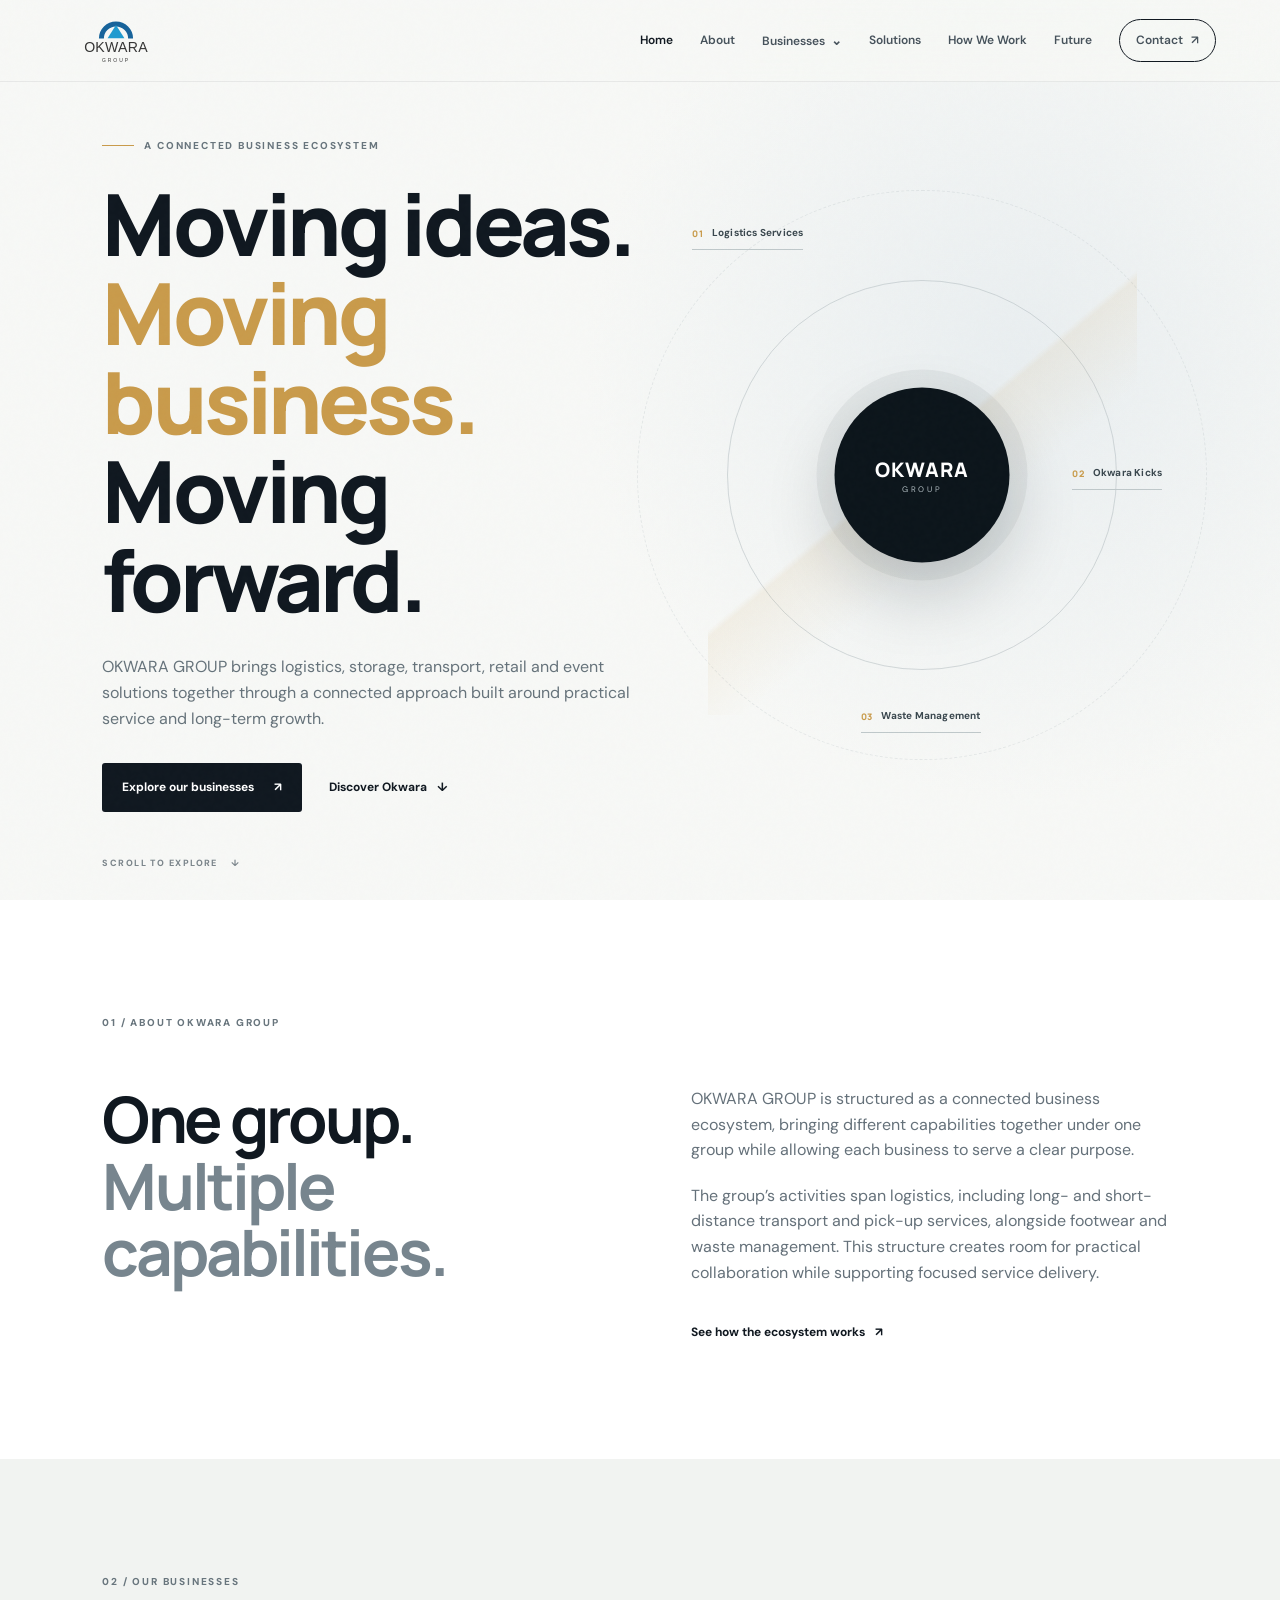
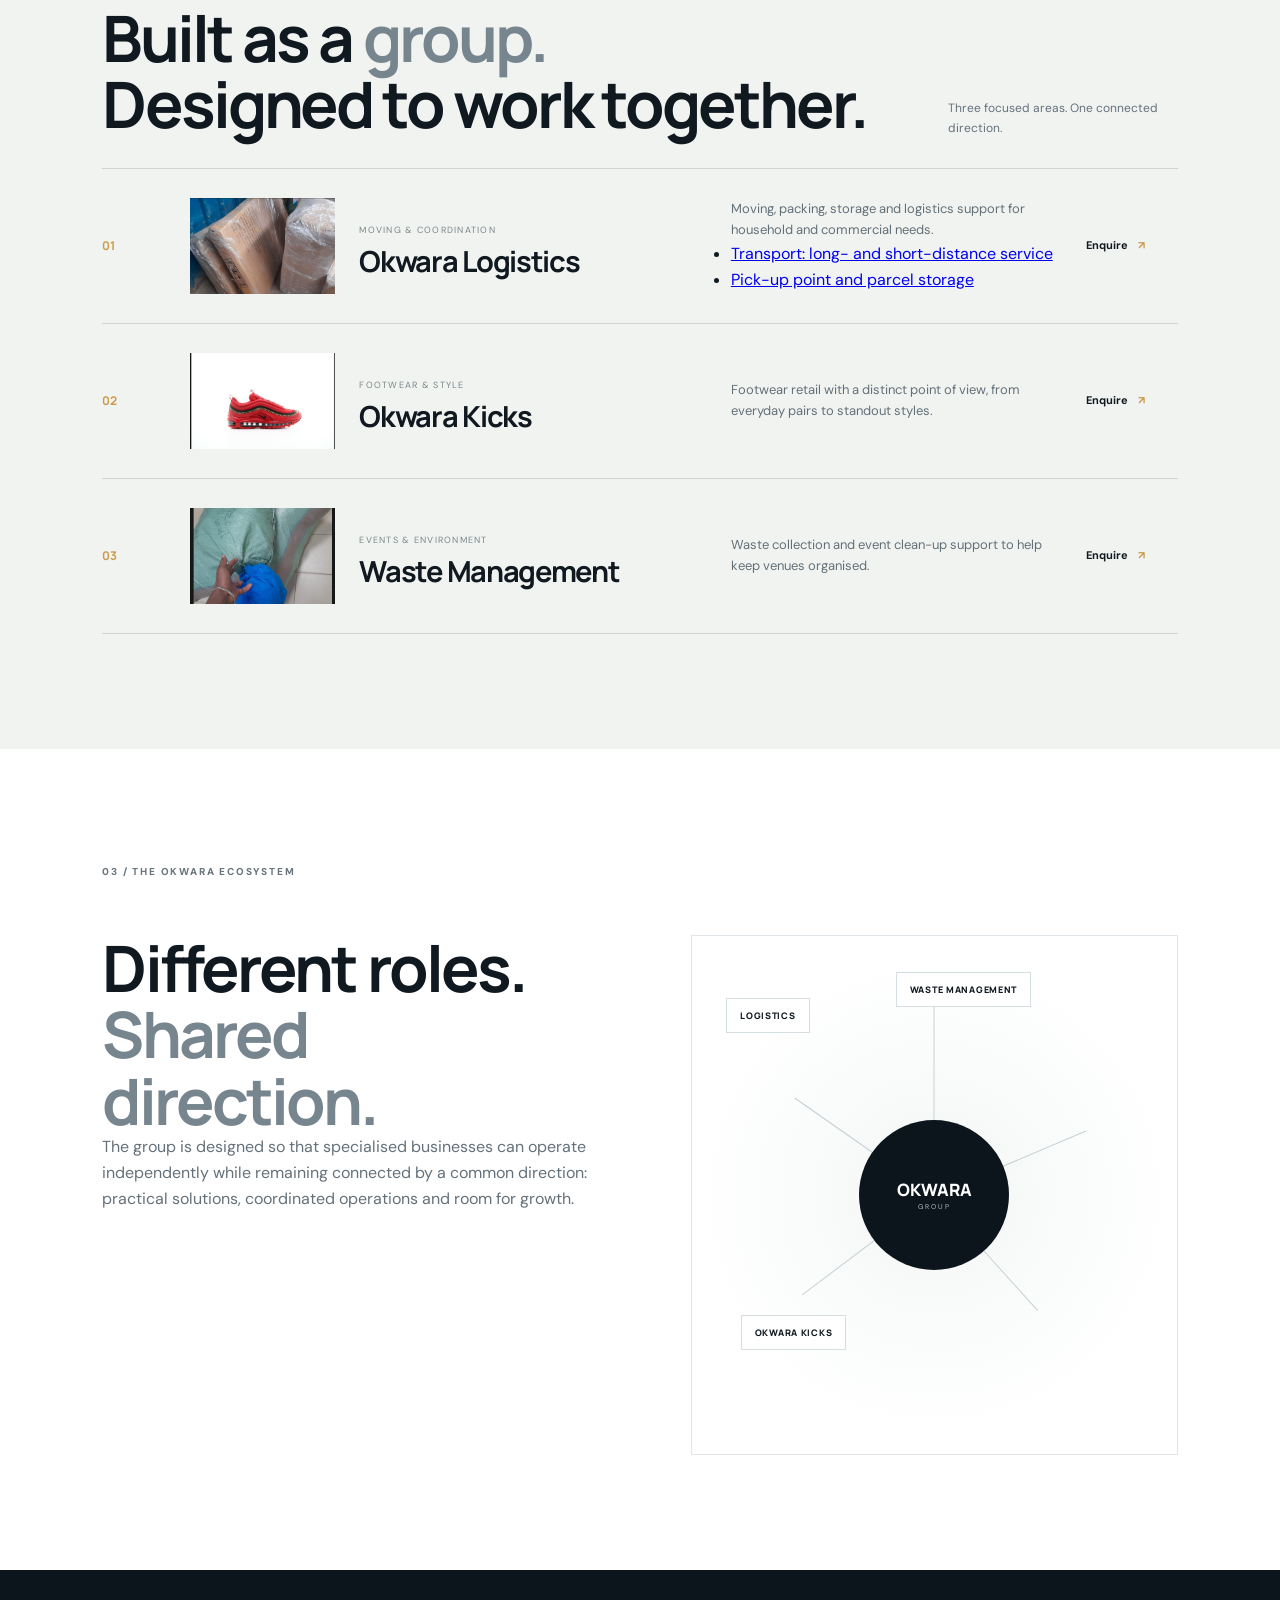
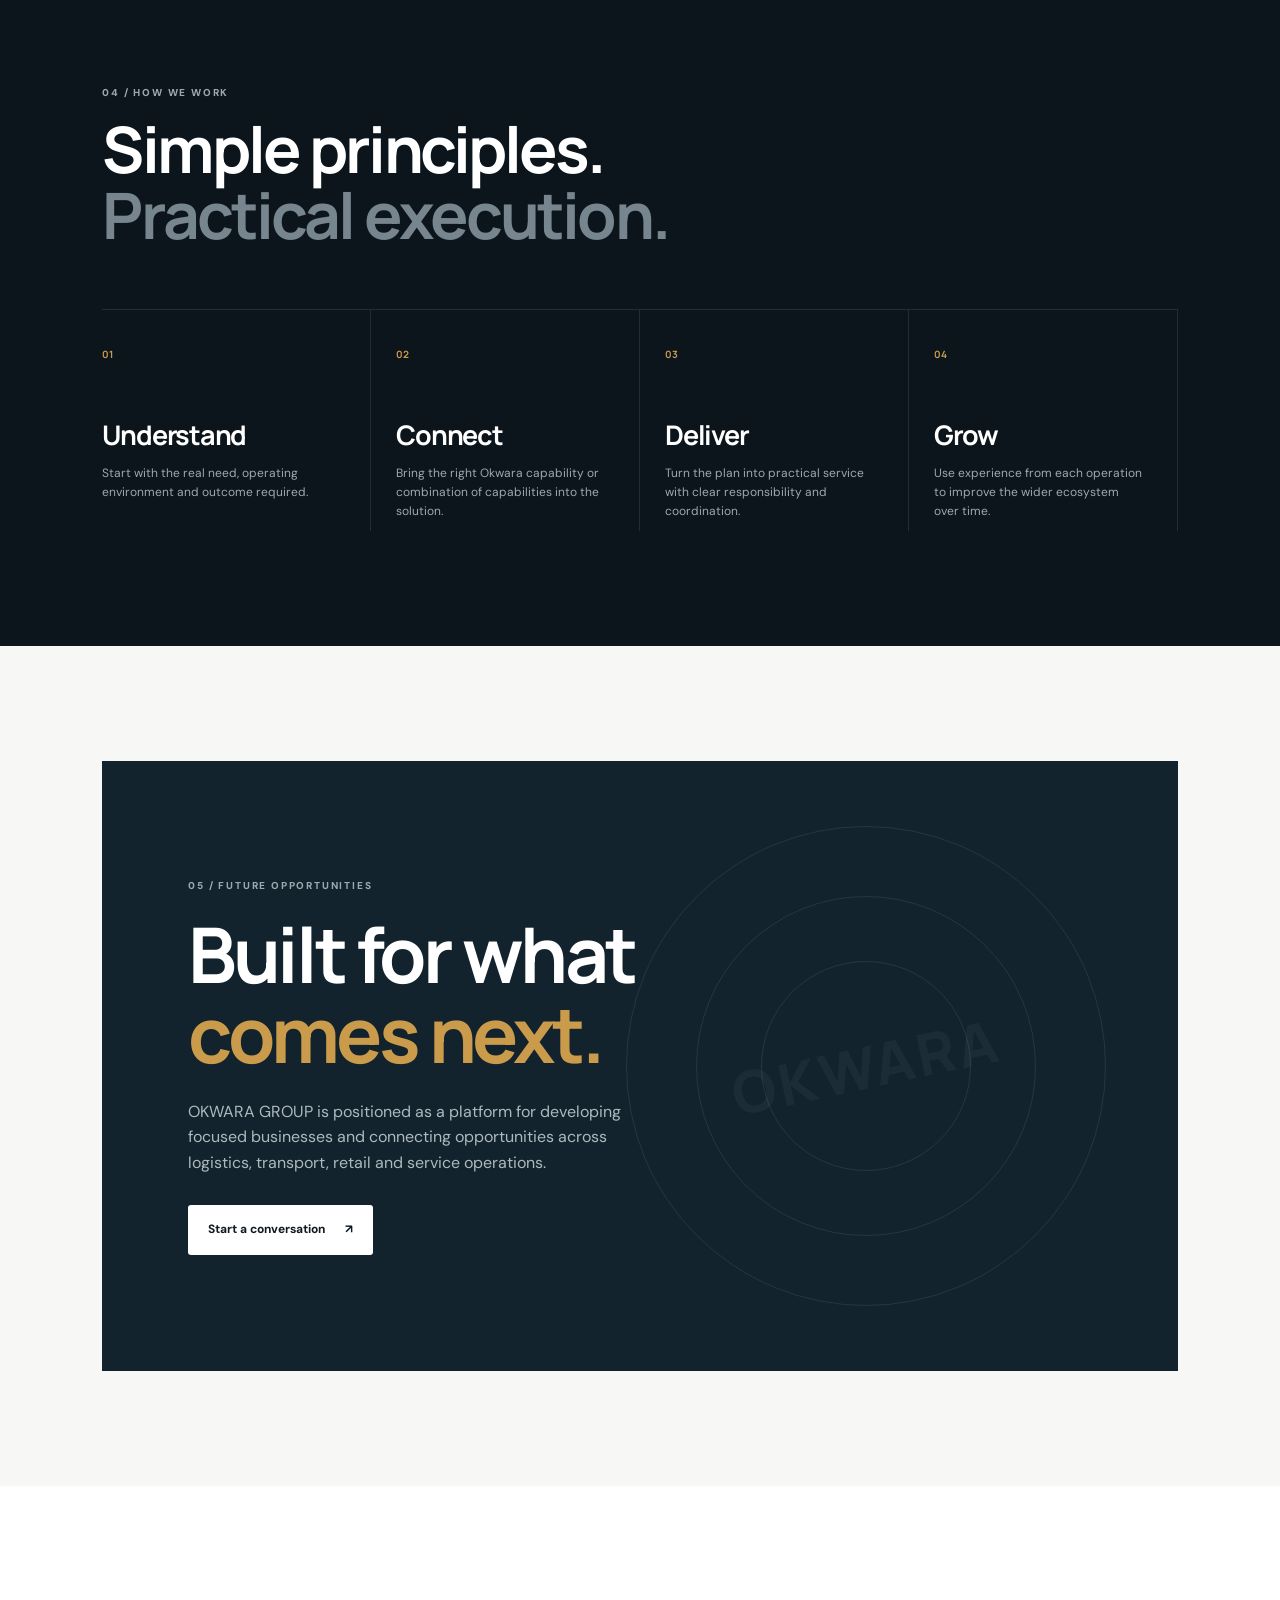
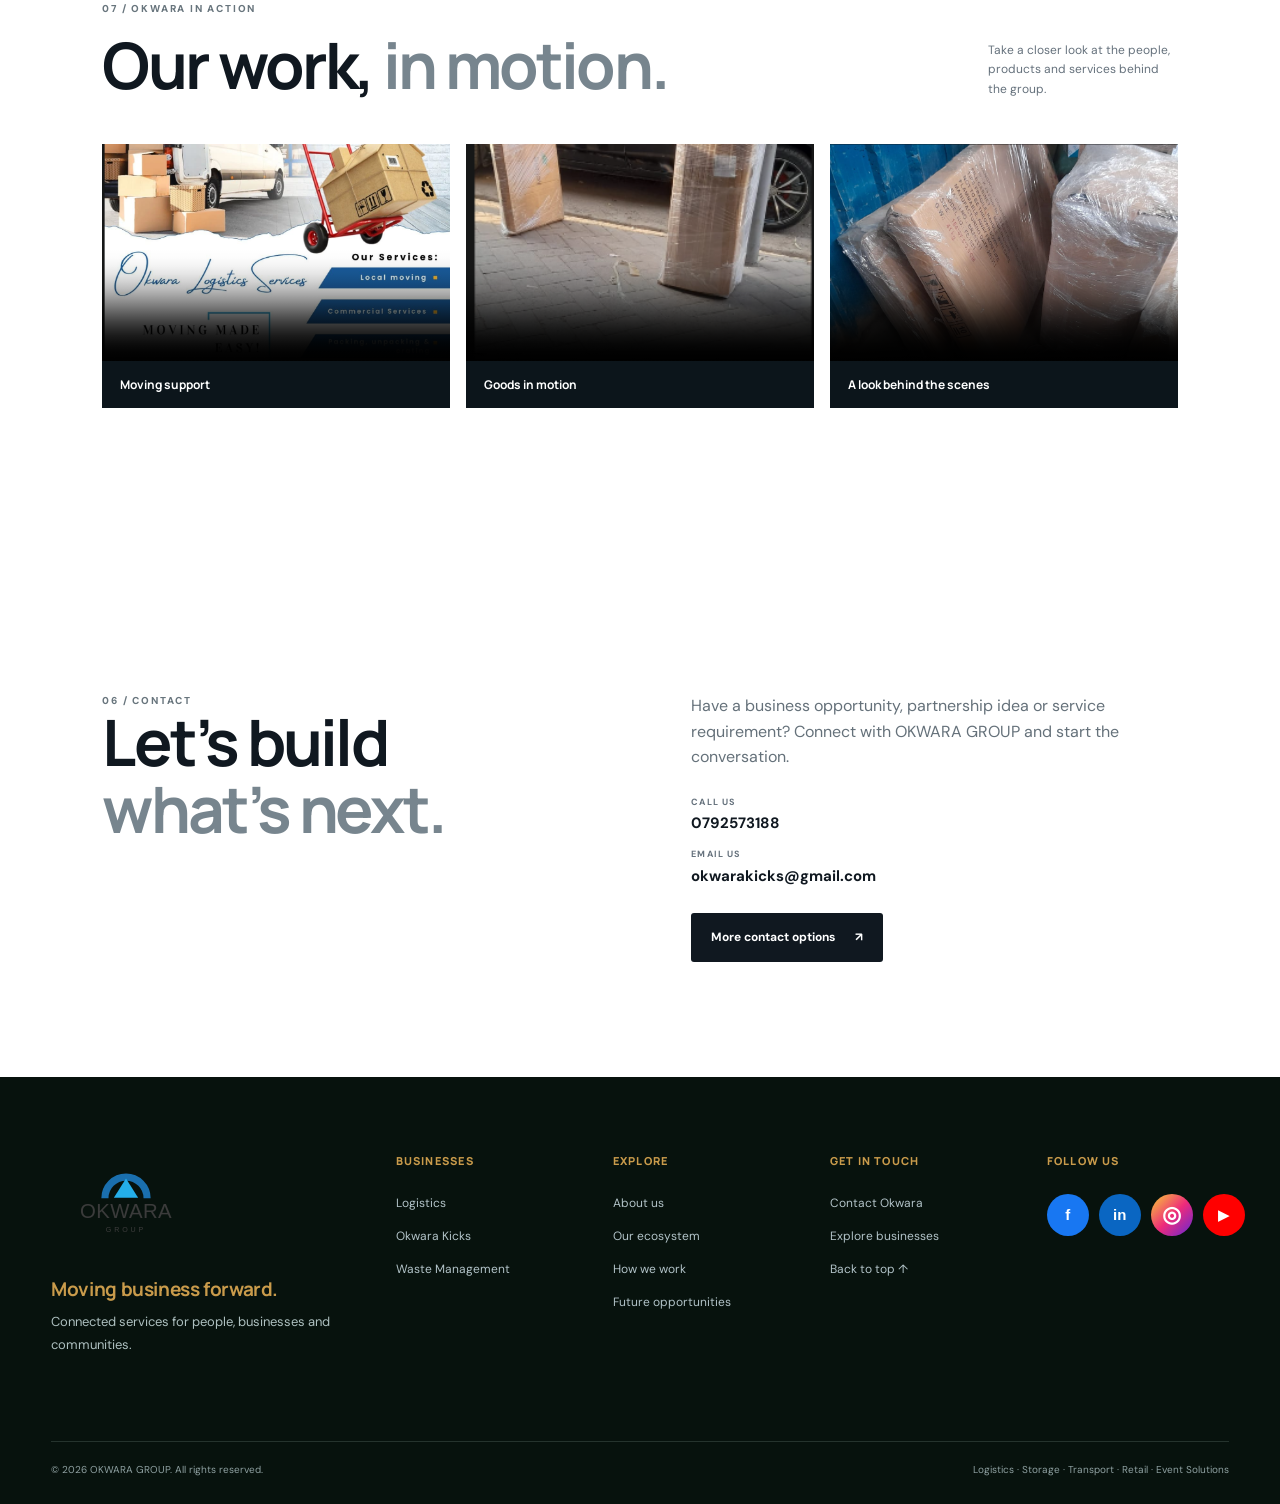
<file: index.html>
<!DOCTYPE html>
<html lang="en">
<head>
  <meta charset="UTF-8" />
  <meta name="viewport" content="width=device-width, initial-scale=1.0" />
  <meta name="description" content="OKWARA GROUP — Logistics, Storage, Transport, Retail and Event Solutions." />
  <title>OKWARA GROUP | Logistics • Storage • Transport • Retail • Event Solutions</title>
  <link rel="preconnect" href="https://fonts.googleapis.com">
  <link rel="preconnect" href="https://fonts.gstatic.com" crossorigin>
  <link href="https://fonts.googleapis.com/css2?family=DM+Sans:wght@400;500;600;700&family=Manrope:wght@500;600;700;800&display=swap" rel="stylesheet">
  <link rel="stylesheet" href="style.css?v=20261017-orbit-gold" />
</head>
<body>
  <div class="noise" aria-hidden="true"></div>
  <header class="site-header" id="top">
    <a class="brand" href="#home" aria-label="Okwara Group home">
      <img class="brand-logo" src="okwara-group-logo.svg" alt="Okwara Group" />
    </a>
    <button class="menu-toggle" aria-label="Open menu" aria-expanded="false"><span></span><span></span><span></span></button>
    <nav class="nav" aria-label="Primary navigation">
      <a class="active" href="#home">Home</a>
      <a href="about.html">About</a>
      <div class="nav-dropdown">
        <button class="dropdown-toggle" type="button" aria-expanded="false" aria-haspopup="true">Businesses <span aria-hidden="true">⌄</span></button>
        <div class="dropdown-menu" aria-label="Our businesses">
          <a href="okwara-logistics.html">Okwara Logistics</a>
          <a href="okwara-kicks.html">Okwara Kicks</a>
          <a href="okwara-event-waste.html">Okwara Event Waste Solutions</a>
        </div>
      </div>
      <a href="solutions.html">Solutions</a>
      <a href="how-we-work.html">How We Work</a>
      <a href="future.html">Future</a>
      <a href="contact.html" class="nav-cta">Contact <span>↗</span></a>
    </nav>
  </header>
  <main>
    <section class="hero" id="home">
      <div class="hero-grid"></div>
      <div class="hero-content reveal">
        <p class="eyebrow"><span></span> A connected business ecosystem</p>
        <h1>Moving ideas.<br><em>Moving business.</em><br>Moving forward.</h1>
        <p class="hero-copy">OKWARA GROUP brings logistics, storage, transport, retail and event solutions together through a connected approach built around practical service and long-term growth.</p>
        <div class="hero-actions">
          <a href="#businesses" class="btn btn-primary">Explore our businesses <span>↗</span></a>
          <a href="#about" class="text-link">Discover Okwara <span>↓</span></a>
        </div>
      </div>
      <div class="hero-visual reveal reveal-delay">
        <div class="orbit orbit-one"></div><div class="orbit orbit-two"></div>
        <div class="core"><span>OKWARA</span><small>GROUP</small></div>
        <div class="orbit-label label-logistics"><b>01</b> Logistics Services</div>
        <div class="orbit-label label-kicks"><b>02</b> Okwara Kicks</div>
        <div class="orbit-label label-waste"><b>03</b> Waste Management</div>
      </div>
      <div class="scroll-note">SCROLL TO EXPLORE <span>↓</span></div>
    </section>
    <section class="intro section-pad" id="about">
      <div class="section-label reveal">01 / About Okwara Group</div>
      <div class="intro-grid">
        <div class="reveal"><h2>One group.<br><span>Multiple capabilities.</span></h2></div>
        <div class="intro-text reveal reveal-delay">
          <p>OKWARA GROUP is structured as a connected business ecosystem, bringing different capabilities together under one group while allowing each business to serve a clear purpose.</p>
          <p>The group’s activities span logistics, including long- and short-distance transport and pick-up services, alongside footwear and waste management. This structure creates room for practical collaboration while supporting focused service delivery.</p>
          <a class="arrow-link" href="#how-we-work">See how the ecosystem works <span>↗</span></a>
        </div>
      </div>
    </section>
    <section class="businesses section-pad" id="businesses">
      <div class="section-heading reveal">
        <div><div class="section-label">02 / Our Businesses</div><h2>Built as a <span>group.</span><br>Designed to work together.</h2></div>
        <p>Three focused areas. One connected direction.</p>
      </div>
      <div class="business-list">
        <article class="business-row reveal"><span class="business-number">01</span><a class="business-thumb" href="okwara-logistics.html" aria-label="View Okwara Logistics services"><img src="okwara%20images/Screenshot%202026-10-02%20185309.png" alt="Wrapped furniture ready for a move" loading="lazy"></a><div class="business-name"><span>Moving &amp; coordination</span><h3>Okwara Logistics</h3></div><div><p>Moving, packing, storage and logistics support for household and commercial needs.</p><ul><li><a href="okwara-transport.html">Transport: long- and short-distance service</a></li><li><a href="okwara-pick-store.html">Pick-up point and parcel storage</a></li></ul></div><a href="#contact" aria-label="Enquire about Okwara Logistics">Enquire <span>↗</span></a></article>
        <article class="business-row reveal"><span class="business-number">02</span><a class="business-thumb" href="okwara-kicks.html" aria-label="View Okwara Kicks footwear"><img src="okwara%20images/Screenshot%202026-10-02%20184822.png" alt="Okwara Kicks footwear" loading="lazy"></a><div class="business-name"><span>Footwear &amp; style</span><h3>Okwara Kicks</h3></div><p>Footwear retail with a distinct point of view, from everyday pairs to standout styles.</p><a href="#contact" aria-label="Enquire about Okwara Kicks">Enquire <span>↗</span></a></article>
        <article class="business-row reveal"><span class="business-number">03</span><a class="business-thumb" href="okwara-event-waste.html" aria-label="View waste management services"><img src="okwara%20images/Screenshot%202026-10-02%20185228.png" alt="Hands sorting materials for collection" loading="lazy"></a><div class="business-name"><span>Events &amp; environment</span><h3>Waste Management</h3></div><p>Waste collection and event clean-up support to help keep venues organised.</p><a href="#contact" aria-label="Enquire about waste management">Enquire <span>↗</span></a></article>
      </div>
    </section>
    <section class="ecosystem section-pad" id="solutions">
      <div class="section-label reveal">03 / The Okwara Ecosystem</div>
      <div class="ecosystem-grid">
        <div class="ecosystem-copy reveal"><h2>Different roles.<br><span>Shared direction.</span></h2><p>The group is designed so that specialised businesses can operate independently while remaining connected by a common direction: practical solutions, coordinated operations and room for growth.</p></div>
        <div class="ecosystem-map reveal reveal-delay">
          <div class="map-center"><span>OKWARA</span><small>GROUP</small></div>
          <div class="map-node n1">LOGISTICS</div><div class="map-node n4">OKWARA KICKS</div><div class="map-node n5">WASTE MANAGEMENT</div>
          <i class="line l1"></i><i class="line l2"></i><i class="line l3"></i><i class="line l4"></i><i class="line l5"></i>
        </div>
      </div>
    </section>
    <section class="process section-pad" id="how-we-work">
      <div class="section-heading reveal"><div><div class="section-label">04 / How We Work</div><h2>Simple principles.<br><span>Practical execution.</span></h2></div></div>
      <div class="process-grid">
        <div class="process-item reveal"><span>01</span><h3>Understand</h3><p>Start with the real need, operating environment and outcome required.</p></div>
        <div class="process-item reveal reveal-delay"><span>02</span><h3>Connect</h3><p>Bring the right Okwara capability or combination of capabilities into the solution.</p></div>
        <div class="process-item reveal reveal-delay-2"><span>03</span><h3>Deliver</h3><p>Turn the plan into practical service with clear responsibility and coordination.</p></div>
        <div class="process-item reveal"><span>04</span><h3>Grow</h3><p>Use experience from each operation to improve the wider ecosystem over time.</p></div>
      </div>
    </section>
    <section class="future section-pad" id="future">
      <div class="future-panel reveal">
        <div class="future-copy"><div class="section-label">05 / Future Opportunities</div><h2>Built for what<br><em>comes next.</em></h2><p>OKWARA GROUP is positioned as a platform for developing focused businesses and connecting opportunities across logistics, transport, retail and service operations.</p><a href="#contact" class="btn btn-light">Start a conversation <span>↗</span></a></div>
        <div class="future-art"><div class="ring r1"></div><div class="ring r2"></div><div class="ring r3"></div><div class="future-word">OKWARA</div></div>
      </div>
    </section>
<section class="work-media section-pad" id="work-in-motion"><div class="section-heading"><div><div class="section-label">07 / Okwara in action</div><h2>Our work, <span>in motion.</span></h2></div><p>Take a closer look at the people, products and services behind the group.</p></div><div class="video-grid"><figure class="video-card"><video controls playsinline preload="none" poster="okwara%20images/Screenshot%202026-10-02%20185216.png"><source src="okwara%20images/WhatsApp%20Video%202026-10-01%20at%2012.04.26.mp4" type="video/mp4">Your browser does not support video playback.</video><figcaption>Moving support</figcaption></figure><figure class="video-card"><video controls playsinline preload="none" poster="okwara%20images/Screenshot%202026-10-02%20185259.png"><source src="okwara%20images/WhatsApp%20Video%202026-10-01%20at%2012.04.26%20(1).mp4" type="video/mp4">Your browser does not support video playback.</video><figcaption>Goods in motion</figcaption></figure><figure class="video-card"><video controls playsinline preload="none" poster="okwara%20images/Screenshot%202026-10-02%20185343.png"><source src="okwara%20images/WhatsApp%20Video%202026-10-01%20at%2012.04.27.mp4" type="video/mp4">Your browser does not support video playback.</video><figcaption>A look behind the scenes</figcaption></figure></div></section>
    <section class="contact section-pad" id="contact">
      <div class="contact-grid reveal">
        <div><div class="section-label">06 / Contact</div><h2>Let’s build<br><span>what’s next.</span></h2></div>
          <div class="contact-copy"><p>Have a business opportunity, partnership idea or service requirement? Connect with OKWARA GROUP and start the conversation.</p><div class="contact-details"><a href="tel:+254792573188"><span>Call us</span>0792573188</a><a href="mailto:okwarakicks@gmail.com"><span>Email us</span>okwarakicks@gmail.com</a></div><a class="btn btn-primary" href="contact.html">More contact options <span>↗</span></a></div>
      </div>
    </section>
  </main>
  <footer class="footer" id="footer">
    <div class="footer-main">
      <div class="footer-intro">
        <a class="footer-brand" href="#home" aria-label="Okwara Group home"><img class="footer-logo" src="okwara-group-logo.svg" alt="Okwara Group" /></a>
        <h2>Moving business forward.</h2>
        <p>Connected services for people, businesses and communities.</p>
      </div>
      <nav class="footer-column" aria-label="Businesses"><h3>BUSINESSES</h3><a href="okwara-logistics.html">Logistics</a><a href="okwara-kicks.html">Okwara Kicks</a><a href="okwara-event-waste.html">Waste Management</a></nav>
      <nav class="footer-column" aria-label="Explore"><h3>EXPLORE</h3><a href="#about">About us</a><a href="#solutions">Our ecosystem</a><a href="#how-we-work">How we work</a><a href="#future">Future opportunities</a></nav>
      <nav class="footer-column" aria-label="Get in touch"><h3>GET IN TOUCH</h3><a href="#contact">Contact Okwara</a><a href="#businesses">Explore businesses</a><a href="#top">Back to top ↑</a></nav>
      <div class="footer-social"><h3>FOLLOW US</h3><div class="social-links">
        <a class="social-link social-facebook" href="https://www.facebook.com/" aria-label="Facebook">f</a>
        <a class="social-link social-linkedin" href="https://www.linkedin.com/" aria-label="LinkedIn">in</a>
        <a class="social-link social-instagram" href="https://www.instagram.com/" aria-label="Instagram">◎</a>
        <a class="social-link social-youtube" href="https://www.youtube.com/" aria-label="YouTube">▶</a>
      </div></div>
    </div>
    <div class="footer-bottom"><p>© <span id="year"></span> OKWARA GROUP. All rights reserved.</p><p>Logistics · Storage · Transport · Retail · Event Solutions</p></div>
  </footer>
  <script src="script.js"></script>
</body>
</html>
</file>
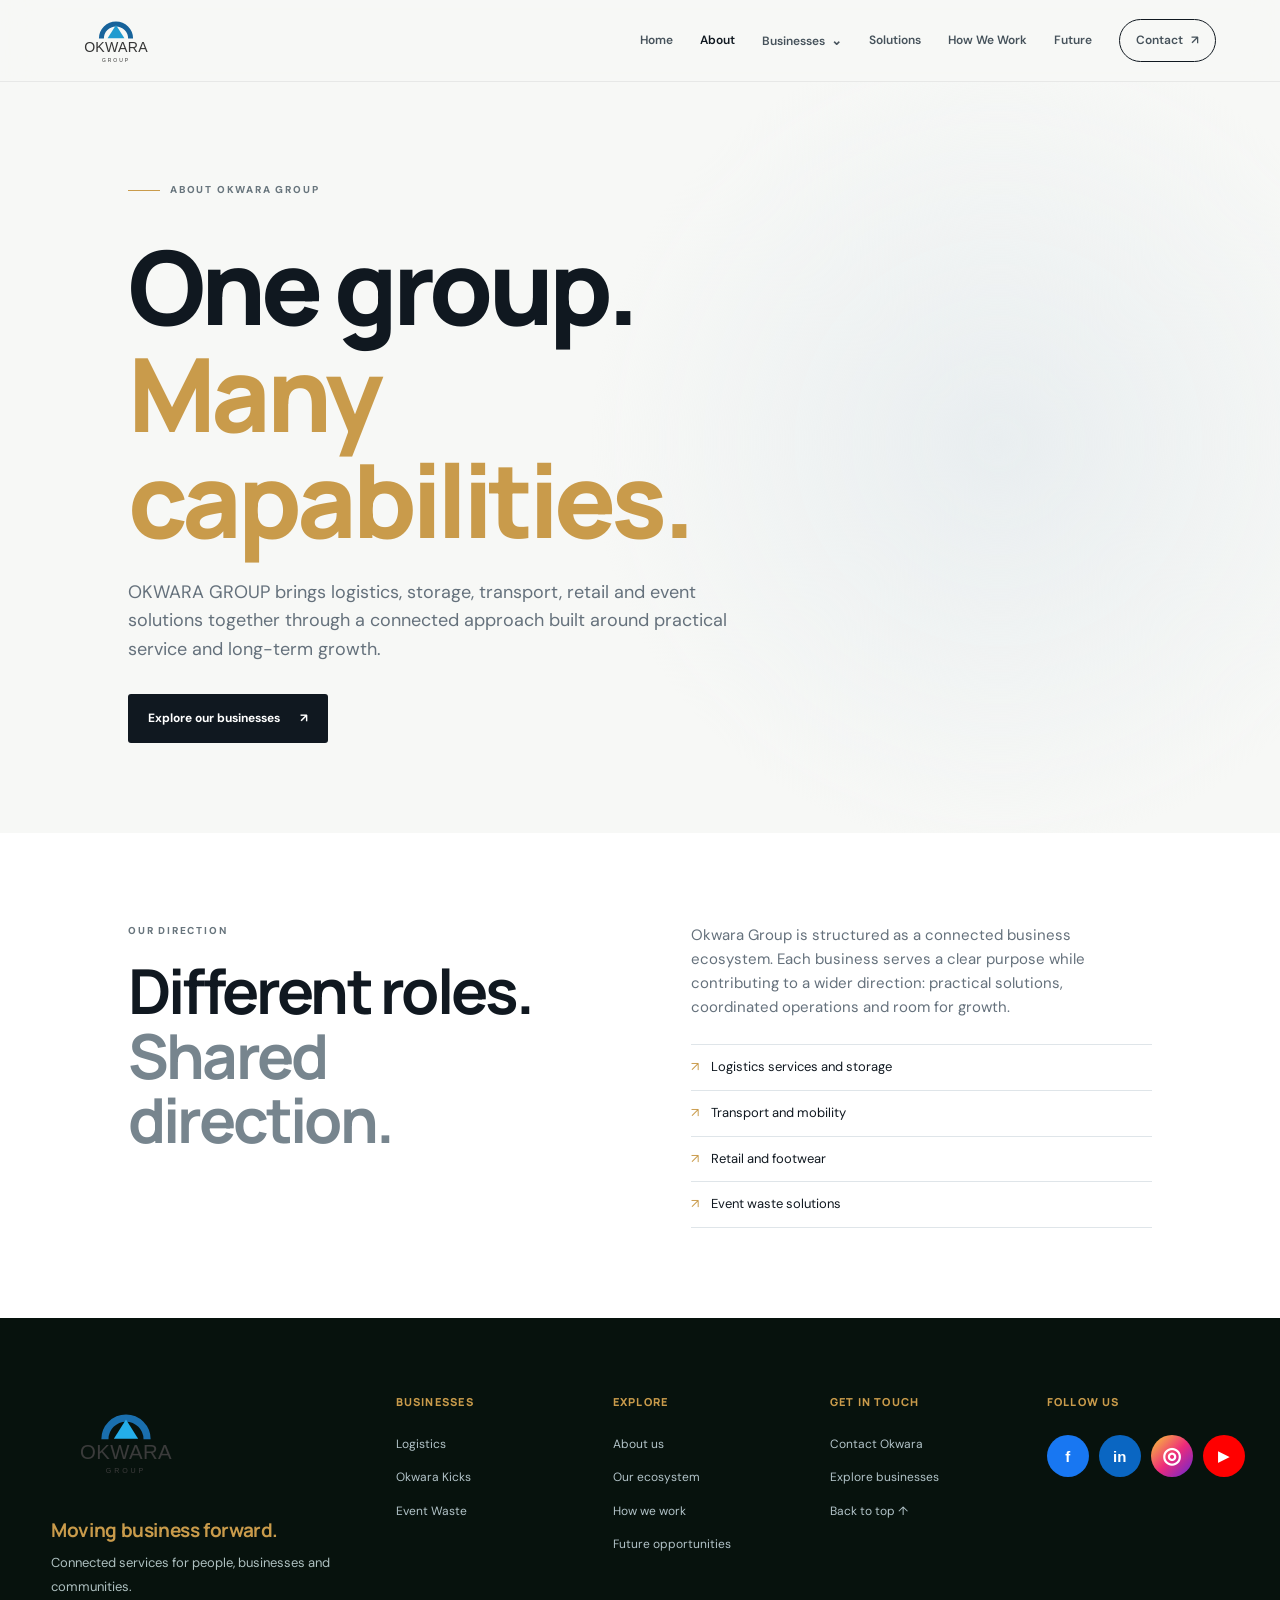
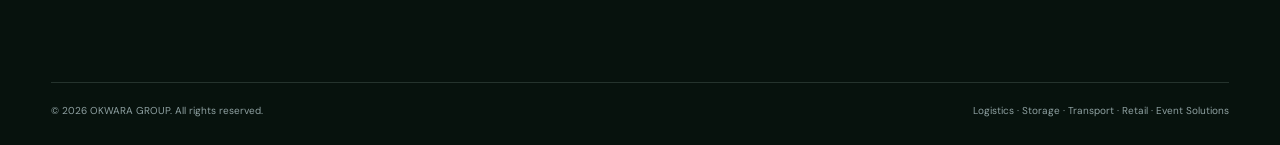
<file: about.html>
<!DOCTYPE html><html lang="en"><head><meta charset="UTF-8"><meta name="viewport" content="width=device-width, initial-scale=1"><meta name="description" content="Learn about Okwara Group and its connected business ecosystem."><title>About | Okwara Group</title><link rel="preconnect" href="https://fonts.googleapis.com"><link rel="preconnect" href="https://fonts.gstatic.com" crossorigin><link href="https://fonts.googleapis.com/css2?family=DM+Sans:wght@400;500;600;700&family=Manrope:wght@500;600;700;800&display=swap" rel="stylesheet"><link rel="stylesheet" href="style.css"></head><body><header class="site-header"><a class="brand" href="index.html" aria-label="Okwara Group home"><img class="brand-logo" src="okwara-group-logo.svg" alt="Okwara Group"></a><button class="menu-toggle" aria-label="Open menu" aria-expanded="false"><span></span><span></span><span></span></button><nav class="nav" aria-label="Primary navigation"><a href="index.html">Home</a><a class="active" href="about.html">About</a><div class="nav-dropdown"><button class="dropdown-toggle" type="button" aria-expanded="false" aria-haspopup="true">Businesses <span aria-hidden="true">⌄</span></button><div class="dropdown-menu" aria-label="Our businesses"><a href="okwara-logistics.html">Okwara Logistics</a><a href="okwara-kicks.html">Okwara Kicks</a><a href="okwara-event-waste.html">Okwara Event Waste Solutions</a></div></div><a href="solutions.html">Solutions</a><a href="how-we-work.html">How We Work</a><a href="future.html">Future</a><a href="contact.html" class="nav-cta">Contact <span>↗</span></a></nav></header><main class="division-page"><section class="division-hero"><p class="eyebrow"><span></span> About Okwara Group</p><h1>One group.<br><em>Many capabilities.</em></h1><p class="division-lead">OKWARA GROUP brings logistics, storage, transport, retail and event solutions together through a connected approach built around practical service and long-term growth.</p><a href="index.html#businesses" class="btn btn-primary">Explore our businesses <span>↗</span></a></section><section class="division-details"><div><p class="section-label">Our direction</p><h2>Different roles.<br><span>Shared direction.</span></h2></div><div><p>Okwara Group is structured as a connected business ecosystem. Each business serves a clear purpose while contributing to a wider direction: practical solutions, coordinated operations and room for growth.</p><ul><li>Logistics services and storage</li><li>Transport and mobility</li><li>Retail and footwear</li><li>Event waste solutions</li></ul></div></section></main><footer class="footer" id="footer"><div class="footer-main"><div class="footer-intro"><a class="footer-brand" href="index.html" aria-label="Okwara Group home"><img class="footer-logo" src="okwara-group-logo.svg" alt="Okwara Group"></a><h2>Moving business forward.</h2><p>Connected services for people, businesses and communities.</p></div><nav class="footer-column" aria-label="Businesses"><h3>BUSINESSES</h3><a href="okwara-logistics.html">Logistics</a><a href="okwara-kicks.html">Okwara Kicks</a><a href="okwara-event-waste.html">Event Waste</a></nav><nav class="footer-column" aria-label="Explore"><h3>EXPLORE</h3><a href="about.html">About us</a><a href="solutions.html">Our ecosystem</a><a href="how-we-work.html">How we work</a><a href="future.html">Future opportunities</a></nav><nav class="footer-column" aria-label="Get in touch"><h3>GET IN TOUCH</h3><a href="contact.html">Contact Okwara</a><a href="index.html#businesses">Explore businesses</a><a href="#top">Back to top ↑</a></nav><div class="footer-social"><h3>FOLLOW US</h3><div class="social-links"><a class="social-link social-facebook" href="https://www.facebook.com/" aria-label="Facebook">f</a><a class="social-link social-linkedin" href="https://www.linkedin.com/" aria-label="LinkedIn">in</a><a class="social-link social-instagram" href="https://www.instagram.com/" aria-label="Instagram">◎</a><a class="social-link social-youtube" href="https://www.youtube.com/" aria-label="YouTube">▶</a></div></div></div><div class="footer-bottom"><p>© <span class="year"></span> OKWARA GROUP. All rights reserved.</p><p>Logistics · Storage · Transport · Retail · Event Solutions</p></div></footer><script src="script.js"></script></body></html>
</file>
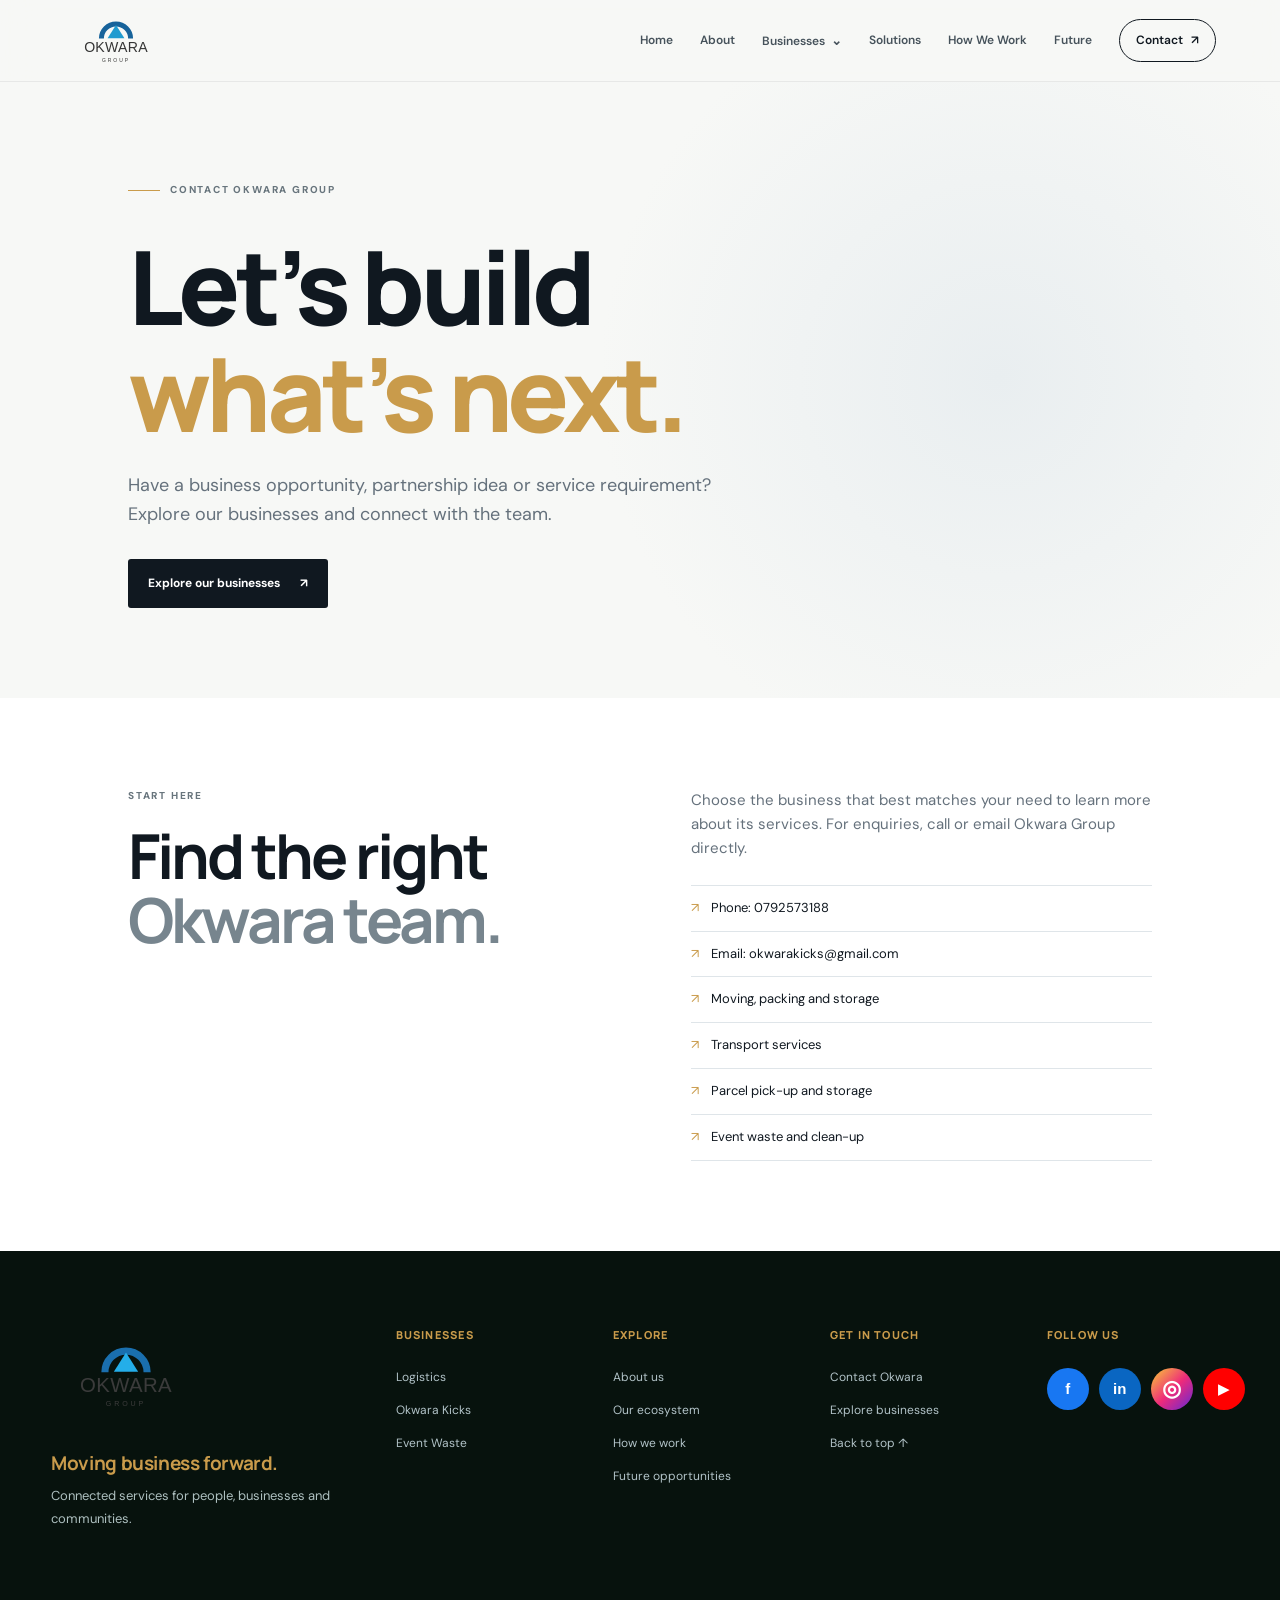
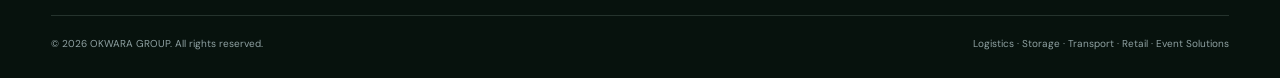
<file: contact.html>
<!DOCTYPE html><html lang="en"><head><meta charset="UTF-8"><meta name="viewport" content="width=device-width, initial-scale=1"><meta name="description" content="Contact Okwara Group about services, partnerships and opportunities."><title>Contact | Okwara Group</title><link rel="preconnect" href="https://fonts.googleapis.com"><link rel="preconnect" href="https://fonts.gstatic.com" crossorigin><link href="https://fonts.googleapis.com/css2?family=DM+Sans:wght@400;500;600;700&family=Manrope:wght@500;600;700;800&display=swap" rel="stylesheet"><link rel="stylesheet" href="style.css"></head><body><header class="site-header"><a class="brand" href="index.html" aria-label="Okwara Group home"><img class="brand-logo" src="okwara-group-logo.svg" alt="Okwara Group"></a><button class="menu-toggle" aria-label="Open menu" aria-expanded="false"><span></span><span></span><span></span></button><nav class="nav" aria-label="Primary navigation"><a href="index.html">Home</a><a href="about.html">About</a><div class="nav-dropdown"><button class="dropdown-toggle" type="button" aria-expanded="false" aria-haspopup="true">Businesses <span aria-hidden="true">⌄</span></button><div class="dropdown-menu" aria-label="Our businesses"><a href="okwara-logistics.html">Okwara Logistics</a><a href="okwara-kicks.html">Okwara Kicks</a><a href="okwara-event-waste.html">Okwara Event Waste Solutions</a></div></div><a href="solutions.html">Solutions</a><a href="how-we-work.html">How We Work</a><a href="future.html">Future</a><a class="nav-cta active" href="contact.html">Contact <span>↗</span></a></nav></header><main class="division-page"><section class="division-hero"><p class="eyebrow"><span></span> Contact Okwara Group</p><h1>Let’s build<br><em>what’s next.</em></h1><p class="division-lead">Have a business opportunity, partnership idea or service requirement? Explore our businesses and connect with the team.</p><a href="index.html#businesses" class="btn btn-primary">Explore our businesses <span>↗</span></a></section><section class="division-details"><div><p class="section-label">Start here</p><h2>Find the right<br><span>Okwara team.</span></h2></div><div><p>Choose the business that best matches your need to learn more about its services. For enquiries, call or email Okwara Group directly.</p><ul><li>Phone: <a href="tel:+254792573188">0792573188</a></li><li>Email: <a href="mailto:okwarakicks@gmail.com">okwarakicks@gmail.com</a></li><li><a href="okwara-logistics.html">Moving, packing and storage</a></li><li><a href="okwara-transport.html">Transport services</a></li><li><a href="okwara-pick-store.html">Parcel pick-up and storage</a></li><li><a href="okwara-event-waste.html">Event waste and clean-up</a></li></ul></div></section></main><footer class="footer"><div class="footer-main"><div class="footer-intro"><a class="footer-brand" href="index.html" aria-label="Okwara Group home"><img class="footer-logo" src="okwara-group-logo.svg" alt="Okwara Group"></a><h2>Moving business forward.</h2><p>Connected services for people, businesses and communities.</p></div><nav class="footer-column" aria-label="Businesses"><h3>BUSINESSES</h3><a href="okwara-logistics.html">Logistics</a><a href="okwara-kicks.html">Okwara Kicks</a><a href="okwara-event-waste.html">Event Waste</a></nav><nav class="footer-column" aria-label="Explore"><h3>EXPLORE</h3><a href="about.html">About us</a><a href="solutions.html">Our ecosystem</a><a href="how-we-work.html">How we work</a><a href="future.html">Future opportunities</a></nav><nav class="footer-column" aria-label="Get in touch"><h3>GET IN TOUCH</h3><a href="contact.html">Contact Okwara</a><a href="index.html#businesses">Explore businesses</a><a href="#top">Back to top ↑</a></nav><div class="footer-social"><h3>FOLLOW US</h3><div class="social-links"><a class="social-link social-facebook" href="https://www.facebook.com/" aria-label="Facebook">f</a><a class="social-link social-linkedin" href="https://www.linkedin.com/" aria-label="LinkedIn">in</a><a class="social-link social-instagram" href="https://www.instagram.com/" aria-label="Instagram">◎</a><a class="social-link social-youtube" href="https://www.youtube.com/" aria-label="YouTube">▶</a></div></div></div><div class="footer-bottom"><p>© <span class="year"></span> OKWARA GROUP. All rights reserved.</p><p>Logistics · Storage · Transport · Retail · Event Solutions</p></div></footer><script src="script.js"></script></body></html>
</file>
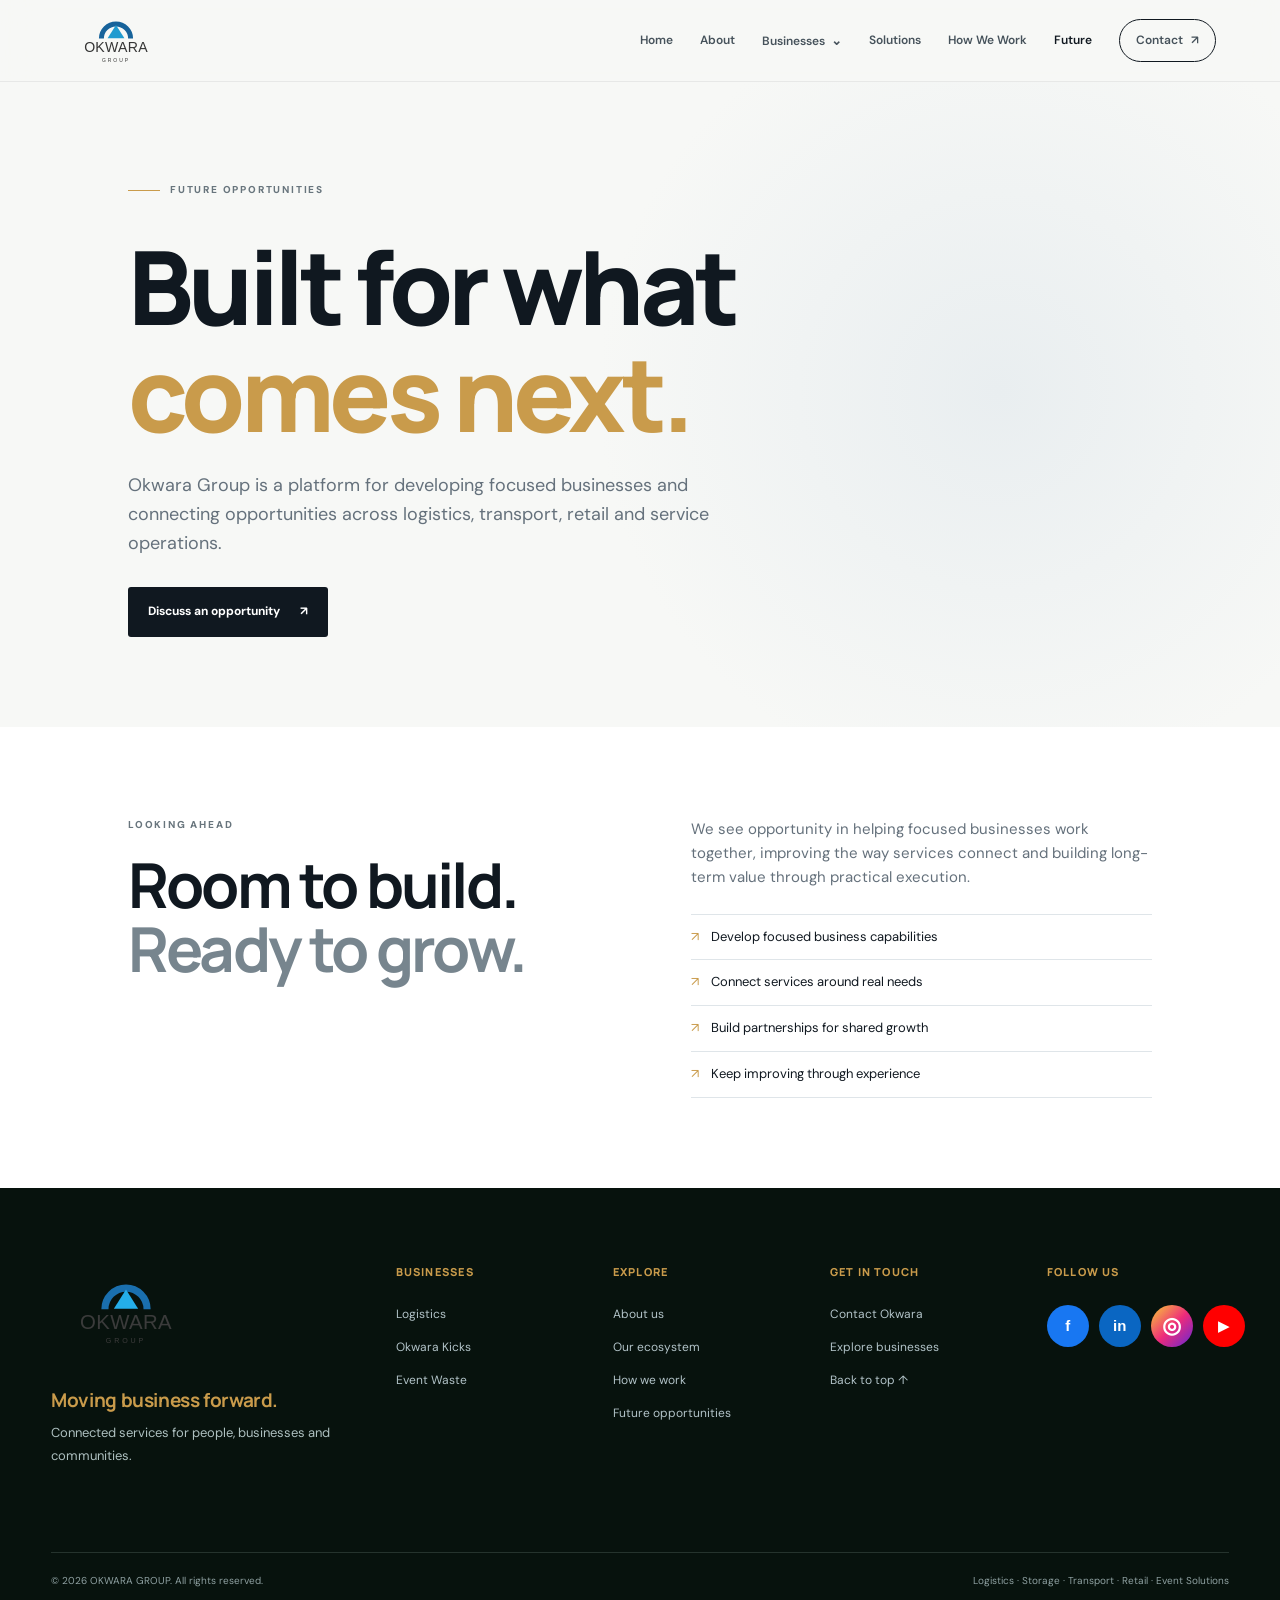
<file: future.html>
<!DOCTYPE html><html lang="en"><head><meta charset="UTF-8"><meta name="viewport" content="width=device-width, initial-scale=1"><meta name="description" content="The future direction of Okwara Group."><title>Future | Okwara Group</title><link rel="preconnect" href="https://fonts.googleapis.com"><link rel="preconnect" href="https://fonts.gstatic.com" crossorigin><link href="https://fonts.googleapis.com/css2?family=DM+Sans:wght@400;500;600;700&family=Manrope:wght@500;600;700;800&display=swap" rel="stylesheet"><link rel="stylesheet" href="style.css"></head><body><header class="site-header"><a class="brand" href="index.html" aria-label="Okwara Group home"><img class="brand-logo" src="okwara-group-logo.svg" alt="Okwara Group"></a><button class="menu-toggle" aria-label="Open menu" aria-expanded="false"><span></span><span></span><span></span></button><nav class="nav" aria-label="Primary navigation"><a href="index.html">Home</a><a href="about.html">About</a><div class="nav-dropdown"><button class="dropdown-toggle" type="button" aria-expanded="false" aria-haspopup="true">Businesses <span aria-hidden="true">⌄</span></button><div class="dropdown-menu" aria-label="Our businesses"><a href="okwara-logistics.html">Okwara Logistics</a><a href="okwara-kicks.html">Okwara Kicks</a><a href="okwara-event-waste.html">Okwara Event Waste Solutions</a></div></div><a href="solutions.html">Solutions</a><a href="how-we-work.html">How We Work</a><a class="active" href="future.html">Future</a><a href="contact.html" class="nav-cta">Contact <span>↗</span></a></nav></header><main class="division-page"><section class="division-hero"><p class="eyebrow"><span></span> Future opportunities</p><h1>Built for what<br><em>comes next.</em></h1><p class="division-lead">Okwara Group is a platform for developing focused businesses and connecting opportunities across logistics, transport, retail and service operations.</p><a href="contact.html" class="btn btn-primary">Discuss an opportunity <span>↗</span></a></section><section class="division-details"><div><p class="section-label">Looking ahead</p><h2>Room to build.<br><span>Ready to grow.</span></h2></div><div><p>We see opportunity in helping focused businesses work together, improving the way services connect and building long-term value through practical execution.</p><ul><li>Develop focused business capabilities</li><li>Connect services around real needs</li><li>Build partnerships for shared growth</li><li>Keep improving through experience</li></ul></div></section></main><footer class="footer"><div class="footer-main"><div class="footer-intro"><a class="footer-brand" href="index.html" aria-label="Okwara Group home"><img class="footer-logo" src="okwara-group-logo.svg" alt="Okwara Group"></a><h2>Moving business forward.</h2><p>Connected services for people, businesses and communities.</p></div><nav class="footer-column" aria-label="Businesses"><h3>BUSINESSES</h3><a href="okwara-logistics.html">Logistics</a><a href="okwara-kicks.html">Okwara Kicks</a><a href="okwara-event-waste.html">Event Waste</a></nav><nav class="footer-column" aria-label="Explore"><h3>EXPLORE</h3><a href="about.html">About us</a><a href="solutions.html">Our ecosystem</a><a href="how-we-work.html">How we work</a><a href="future.html">Future opportunities</a></nav><nav class="footer-column" aria-label="Get in touch"><h3>GET IN TOUCH</h3><a href="contact.html">Contact Okwara</a><a href="index.html#businesses">Explore businesses</a><a href="#top">Back to top ↑</a></nav><div class="footer-social"><h3>FOLLOW US</h3><div class="social-links"><a class="social-link social-facebook" href="https://www.facebook.com/" aria-label="Facebook">f</a><a class="social-link social-linkedin" href="https://www.linkedin.com/" aria-label="LinkedIn">in</a><a class="social-link social-instagram" href="https://www.instagram.com/" aria-label="Instagram">◎</a><a class="social-link social-youtube" href="https://www.youtube.com/" aria-label="YouTube">▶</a></div></div></div><div class="footer-bottom"><p>© <span class="year"></span> OKWARA GROUP. All rights reserved.</p><p>Logistics · Storage · Transport · Retail · Event Solutions</p></div></footer><script src="script.js"></script></body></html>
</file>
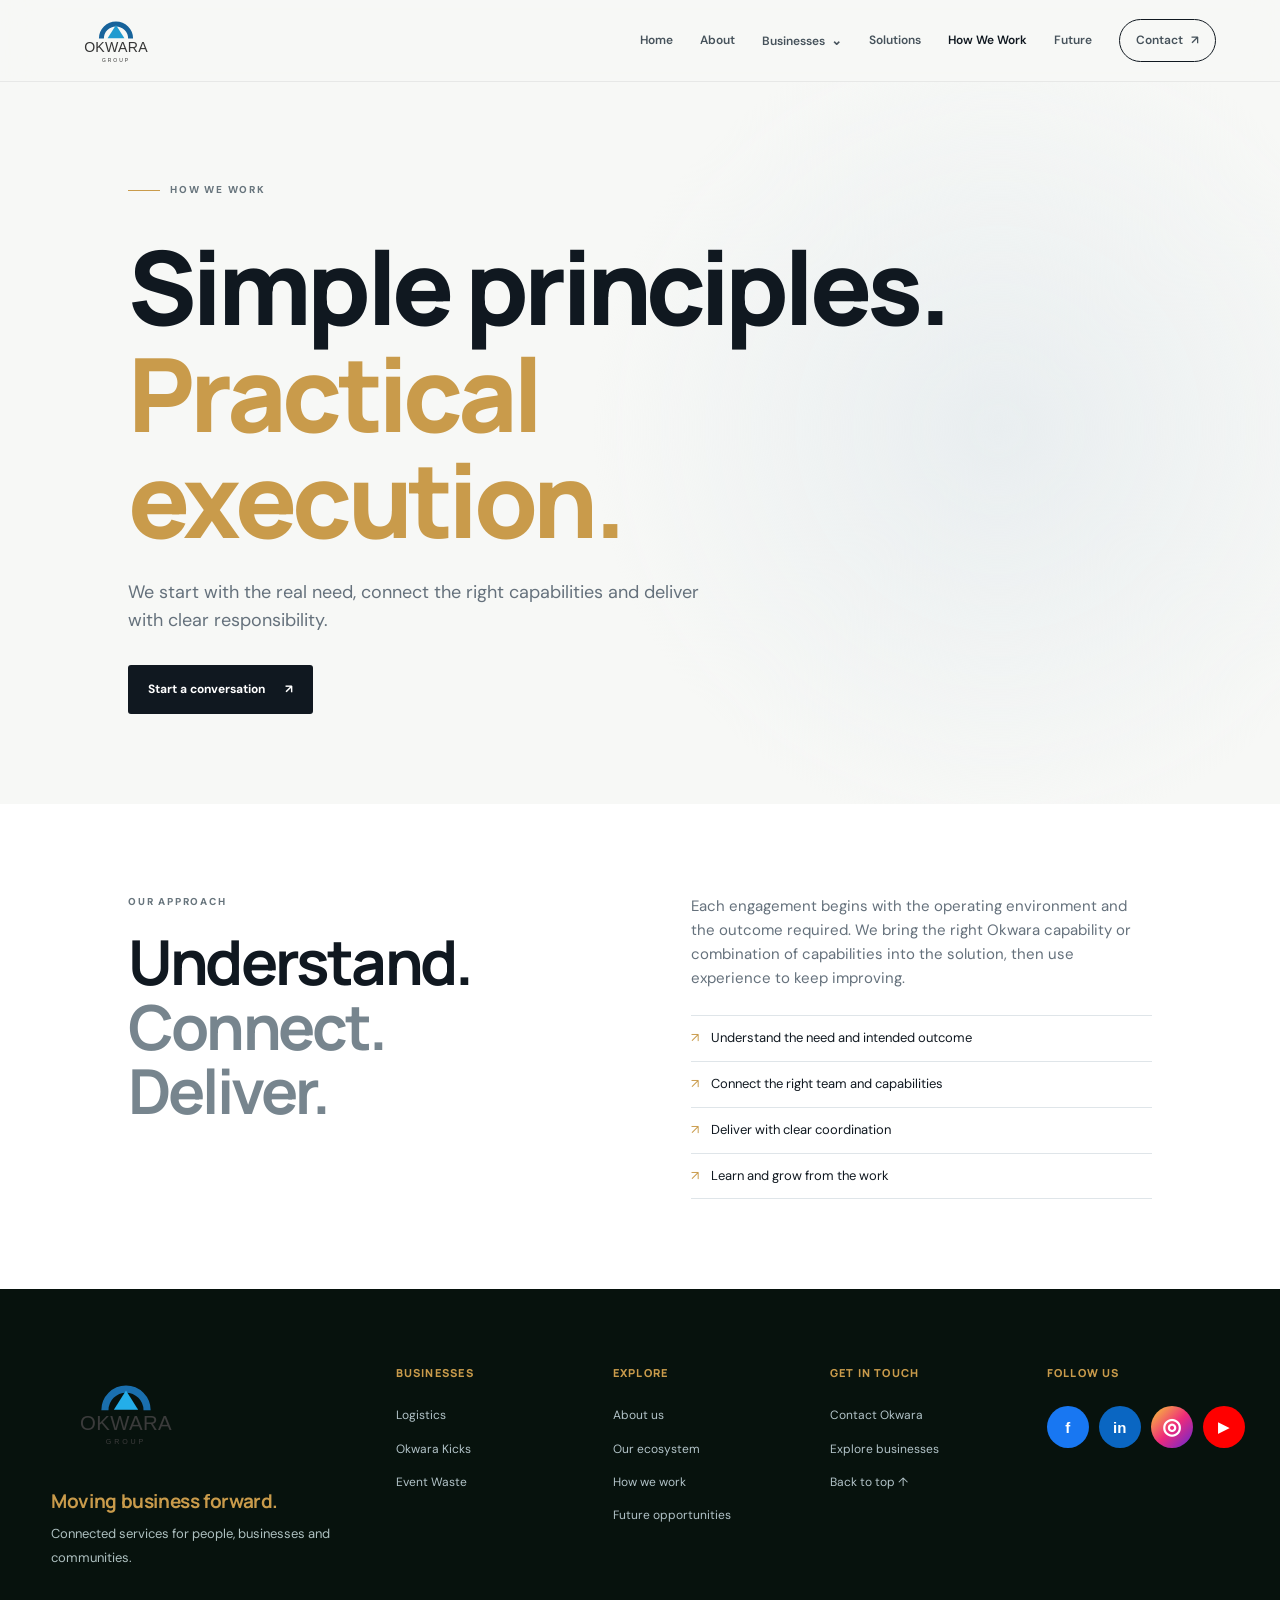
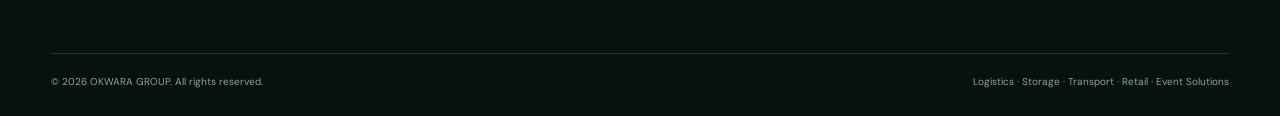
<file: how-we-work.html>
<!DOCTYPE html><html lang="en"><head><meta charset="UTF-8"><meta name="viewport" content="width=device-width, initial-scale=1"><meta name="description" content="How Okwara Group connects capabilities and delivers practical service."><title>How We Work | Okwara Group</title><link rel="preconnect" href="https://fonts.googleapis.com"><link rel="preconnect" href="https://fonts.gstatic.com" crossorigin><link href="https://fonts.googleapis.com/css2?family=DM+Sans:wght@400;500;600;700&family=Manrope:wght@500;600;700;800&display=swap" rel="stylesheet"><link rel="stylesheet" href="style.css"></head><body><header class="site-header"><a class="brand" href="index.html" aria-label="Okwara Group home"><img class="brand-logo" src="okwara-group-logo.svg" alt="Okwara Group"></a><button class="menu-toggle" aria-label="Open menu" aria-expanded="false"><span></span><span></span><span></span></button><nav class="nav" aria-label="Primary navigation"><a href="index.html">Home</a><a href="about.html">About</a><div class="nav-dropdown"><button class="dropdown-toggle" type="button" aria-expanded="false" aria-haspopup="true">Businesses <span aria-hidden="true">⌄</span></button><div class="dropdown-menu" aria-label="Our businesses"><a href="okwara-logistics.html">Okwara Logistics</a><a href="okwara-kicks.html">Okwara Kicks</a><a href="okwara-event-waste.html">Okwara Event Waste Solutions</a></div></div><a href="solutions.html">Solutions</a><a class="active" href="how-we-work.html">How We Work</a><a href="future.html">Future</a><a href="contact.html" class="nav-cta">Contact <span>↗</span></a></nav></header><main class="division-page"><section class="division-hero"><p class="eyebrow"><span></span> How we work</p><h1>Simple principles.<br><em>Practical execution.</em></h1><p class="division-lead">We start with the real need, connect the right capabilities and deliver with clear responsibility.</p><a href="contact.html" class="btn btn-primary">Start a conversation <span>↗</span></a></section><section class="division-details"><div><p class="section-label">Our approach</p><h2>Understand.<br><span>Connect. Deliver.</span></h2></div><div><p>Each engagement begins with the operating environment and the outcome required. We bring the right Okwara capability or combination of capabilities into the solution, then use experience to keep improving.</p><ul><li>Understand the need and intended outcome</li><li>Connect the right team and capabilities</li><li>Deliver with clear coordination</li><li>Learn and grow from the work</li></ul></div></section></main><footer class="footer"><div class="footer-main"><div class="footer-intro"><a class="footer-brand" href="index.html" aria-label="Okwara Group home"><img class="footer-logo" src="okwara-group-logo.svg" alt="Okwara Group"></a><h2>Moving business forward.</h2><p>Connected services for people, businesses and communities.</p></div><nav class="footer-column" aria-label="Businesses"><h3>BUSINESSES</h3><a href="okwara-logistics.html">Logistics</a><a href="okwara-kicks.html">Okwara Kicks</a><a href="okwara-event-waste.html">Event Waste</a></nav><nav class="footer-column" aria-label="Explore"><h3>EXPLORE</h3><a href="about.html">About us</a><a href="solutions.html">Our ecosystem</a><a href="how-we-work.html">How we work</a><a href="future.html">Future opportunities</a></nav><nav class="footer-column" aria-label="Get in touch"><h3>GET IN TOUCH</h3><a href="contact.html">Contact Okwara</a><a href="index.html#businesses">Explore businesses</a><a href="#top">Back to top ↑</a></nav><div class="footer-social"><h3>FOLLOW US</h3><div class="social-links"><a class="social-link social-facebook" href="https://www.facebook.com/" aria-label="Facebook">f</a><a class="social-link social-linkedin" href="https://www.linkedin.com/" aria-label="LinkedIn">in</a><a class="social-link social-instagram" href="https://www.instagram.com/" aria-label="Instagram">◎</a><a class="social-link social-youtube" href="https://www.youtube.com/" aria-label="YouTube">▶</a></div></div></div><div class="footer-bottom"><p>© <span class="year"></span> OKWARA GROUP. All rights reserved.</p><p>Logistics · Storage · Transport · Retail · Event Solutions</p></div></footer><script src="script.js"></script></body></html>
</file>
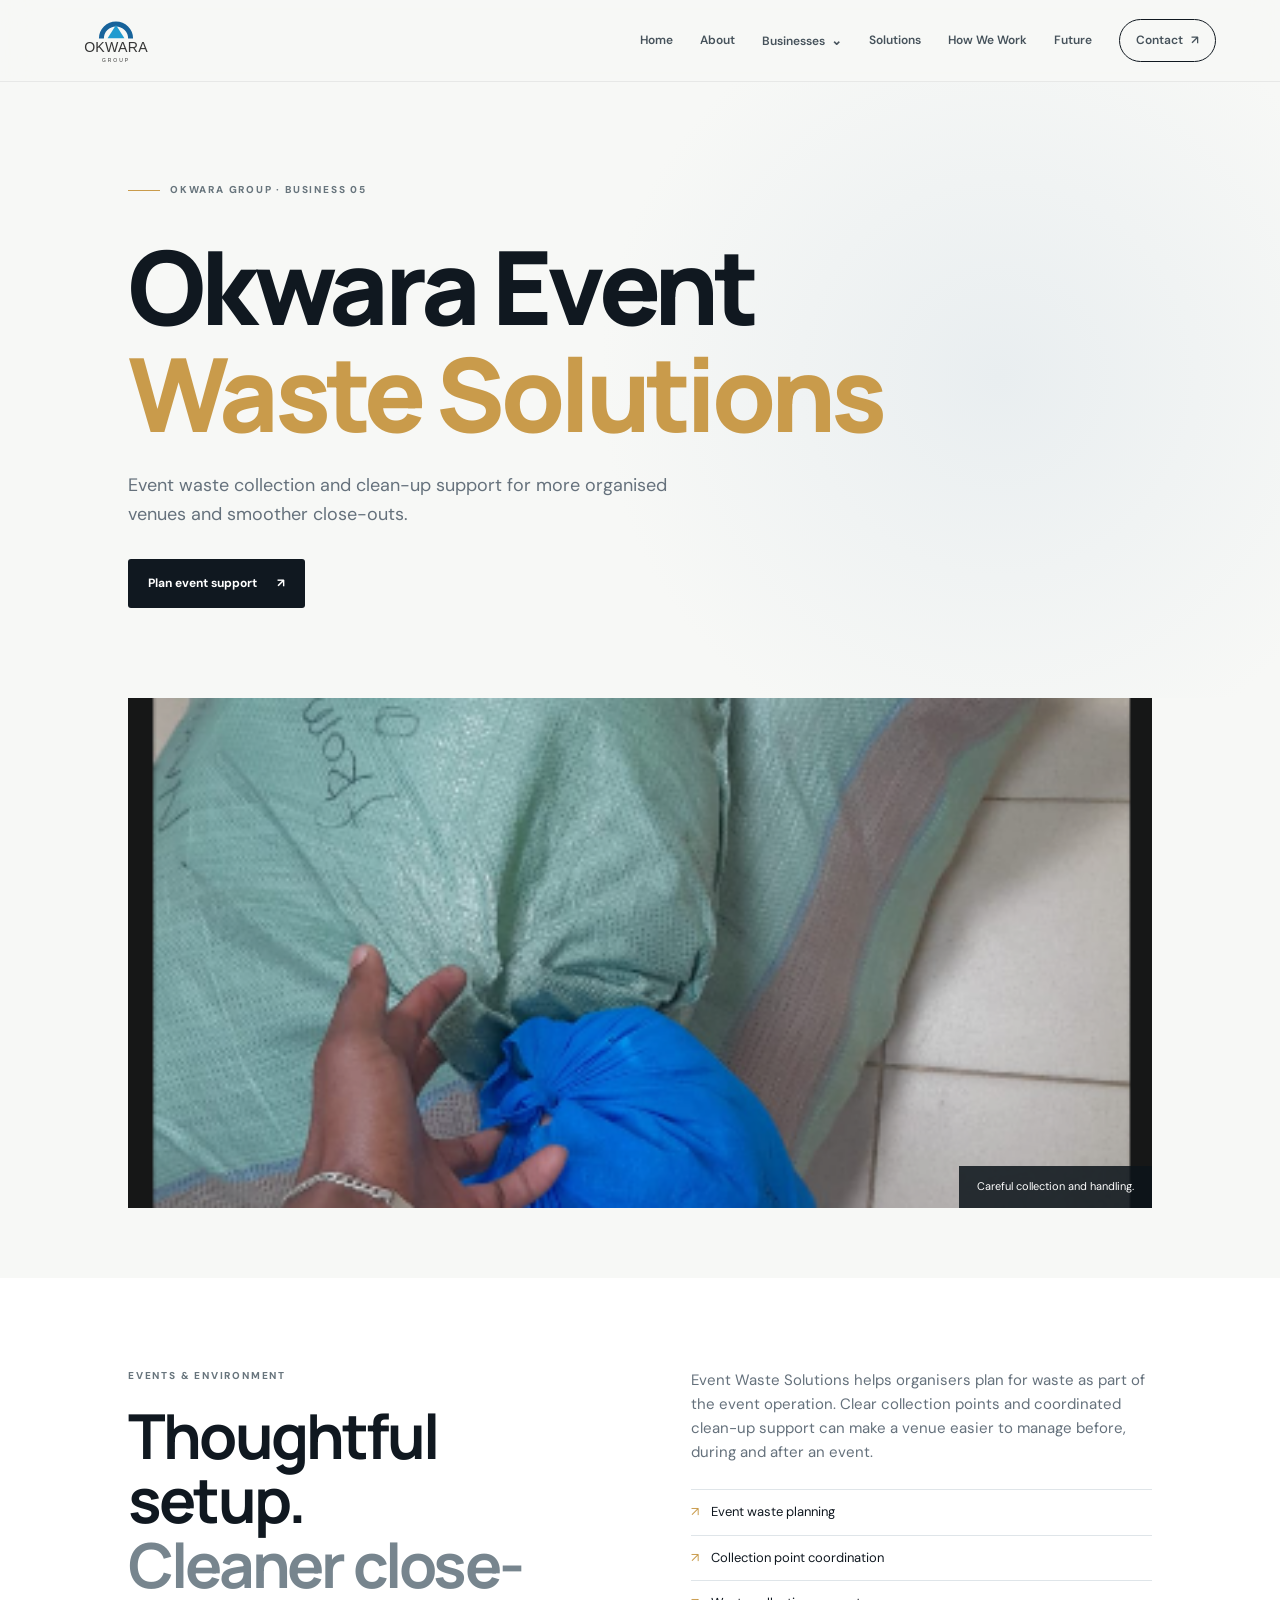
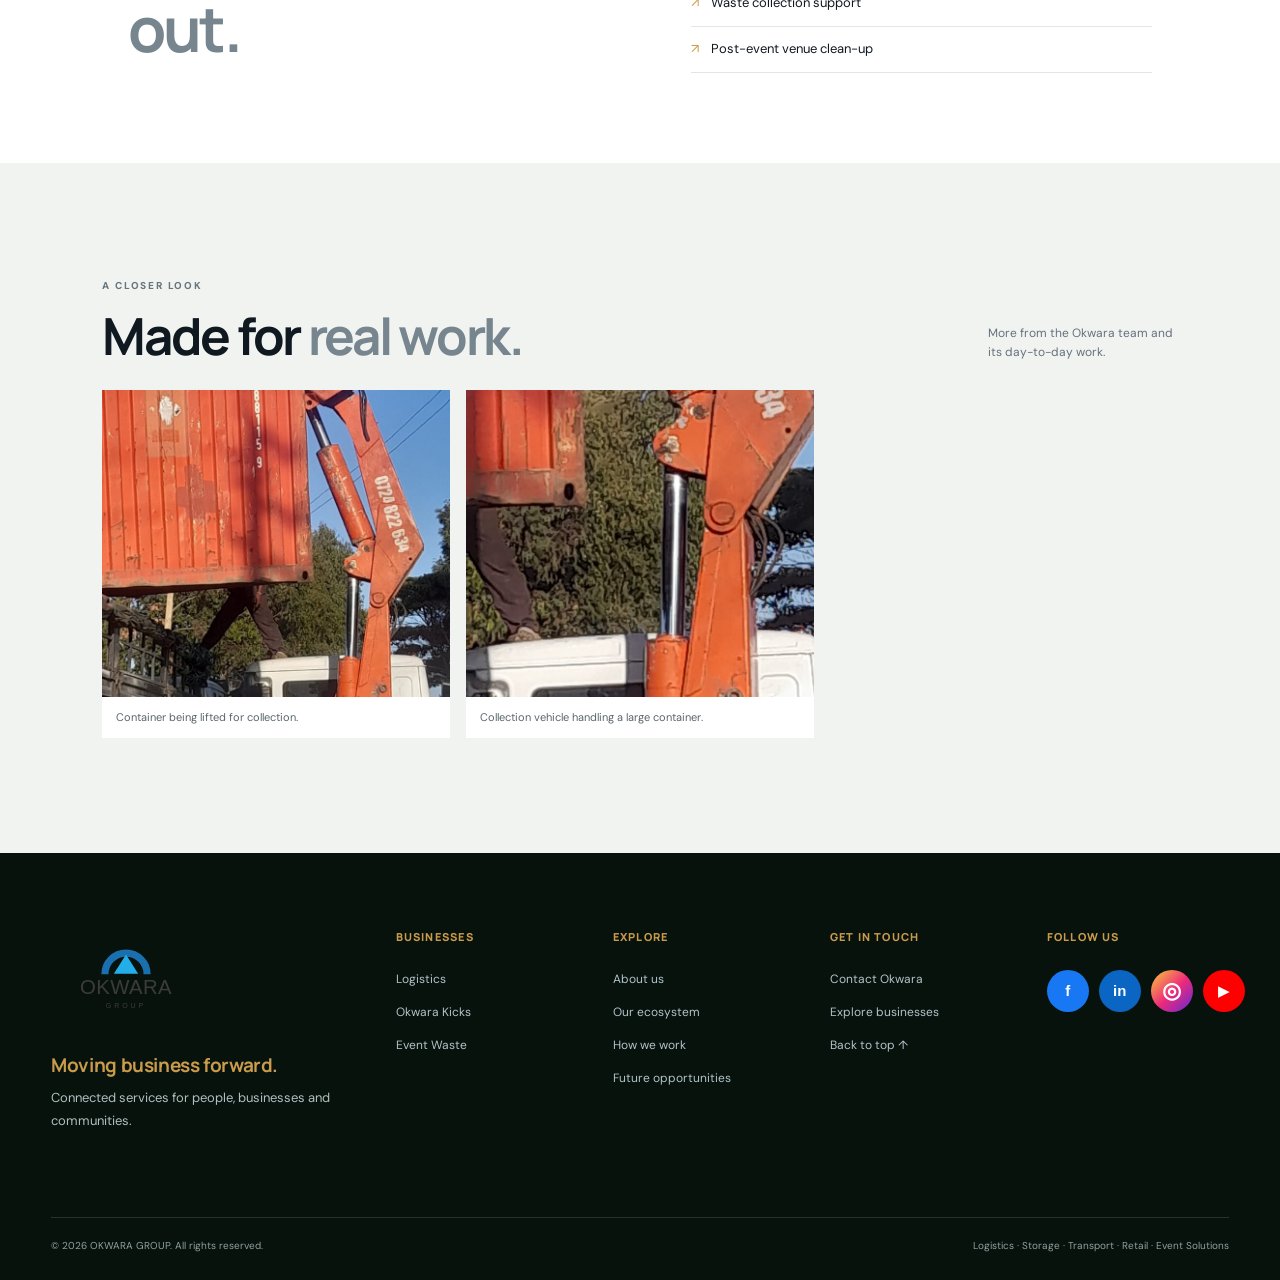
<file: okwara-event-waste.html>
<!DOCTYPE html><html lang="en"><head><meta charset="UTF-8"><meta name="viewport" content="width=device-width, initial-scale=1"><meta name="description" content="Okwara Event Waste Solutions — waste collection and clean-up support for events."><title>Okwara Event Waste Solutions | Okwara Group</title><link rel="preconnect" href="https://fonts.googleapis.com"><link rel="preconnect" href="https://fonts.gstatic.com" crossorigin><link href="https://fonts.googleapis.com/css2?family=DM+Sans:wght@400;500;600;700&family=Manrope:wght@500;600;700;800&display=swap" rel="stylesheet"><link rel="stylesheet" href="style.css"></head><body><header class="site-header"><a class="brand" href="index.html" aria-label="Okwara Group home"><img class="brand-logo" src="okwara-group-logo.svg" alt="Okwara Group"></a><button class="menu-toggle" aria-label="Open menu" aria-expanded="false"><span></span><span></span><span></span></button><nav class="nav" aria-label="Primary navigation"><a href="index.html">Home</a><a href="about.html">About</a><div class="nav-dropdown"><button class="dropdown-toggle" type="button" aria-expanded="false" aria-haspopup="true">Businesses <span aria-hidden="true">⌄</span></button><div class="dropdown-menu" aria-label="Our businesses"><a href="okwara-logistics.html">Okwara Logistics</a><a href="okwara-kicks.html">Okwara Kicks</a><a href="okwara-event-waste.html" aria-current="page">Okwara Event Waste Solutions</a></div></div><a href="solutions.html">Solutions</a><a href="how-we-work.html">How We Work</a><a href="future.html">Future</a><a href="contact.html" class="nav-cta">Contact <span>↗</span></a></nav></header><main class="division-page"><section class="division-hero"><p class="eyebrow"><span></span> Okwara Group · Business 05</p><h1>Okwara Event<br><em>Waste Solutions</em></h1><p class="division-lead">Event waste collection and clean-up support for more organised venues and smoother close-outs.</p><a href="contact.html" class="btn btn-primary">Plan event support <span>↗</span></a></section><figure class="division-gallery"><img src="okwara%20images/Screenshot%202026-10-02%20185228.png" alt="Careful collection and handling." loading="lazy"><figcaption>Careful collection and handling.</figcaption></figure><section class="division-details"><div><p class="section-label">Events &amp; environment</p><h2>Thoughtful setup.<br><span>Cleaner close-out.</span></h2></div><div><p>Event Waste Solutions helps organisers plan for waste as part of the event operation. Clear collection points and coordinated clean-up support can make a venue easier to manage before, during and after an event.</p><ul><li>Event waste planning</li><li>Collection point coordination</li><li>Waste collection support</li><li>Post-event venue clean-up</li></ul></div></section><section class="business-gallery section-pad" aria-label="More photos"><div class="section-heading"><div><div class="section-label">A closer look</div><h2>Made for <span>real work.</span></h2></div><p>More from the Okwara team and its day-to-day work.</p></div><div class="business-gallery-grid"><figure class="business-gallery-card"><img src="okwara%20images/WhatsApp%20Image%202026-10-01%20at%2012.04.27%20(4).jpeg" alt="Container being lifted for collection." loading="lazy"><figcaption>Container being lifted for collection.</figcaption></figure><figure class="business-gallery-card"><img src="okwara%20images/WhatsApp%20Image%202026-10-01%20at%2012.04.27%20(5).jpeg" alt="Collection vehicle handling a large container." loading="lazy"><figcaption>Collection vehicle handling a large container.</figcaption></figure></div></section></main><footer class="footer" id="footer"><div class="footer-main"><div class="footer-intro"><a class="footer-brand" href="index.html" aria-label="Okwara Group home"><img class="footer-logo" src="okwara-group-logo.svg" alt="Okwara Group"></a><h2>Moving business forward.</h2><p>Connected services for people, businesses and communities.</p></div><nav class="footer-column" aria-label="Businesses"><h3>BUSINESSES</h3><a href="okwara-logistics.html">Logistics</a><a href="okwara-kicks.html">Okwara Kicks</a><a href="okwara-event-waste.html">Event Waste</a></nav><nav class="footer-column" aria-label="Explore"><h3>EXPLORE</h3><a href="about.html">About us</a><a href="solutions.html">Our ecosystem</a><a href="how-we-work.html">How we work</a><a href="future.html">Future opportunities</a></nav><nav class="footer-column" aria-label="Get in touch"><h3>GET IN TOUCH</h3><a href="contact.html">Contact Okwara</a><a href="index.html#businesses">Explore businesses</a><a href="index.html#top">Back to top ↑</a></nav><div class="footer-social"><h3>FOLLOW US</h3><div class="social-links"><a class="social-link social-facebook" href="https://www.facebook.com/" aria-label="Facebook">f</a><a class="social-link social-linkedin" href="https://www.linkedin.com/" aria-label="LinkedIn">in</a><a class="social-link social-instagram" href="https://www.instagram.com/" aria-label="Instagram">◎</a><a class="social-link social-youtube" href="https://www.youtube.com/" aria-label="YouTube">▶</a></div></div></div><div class="footer-bottom"><p>© <span class="year"></span> OKWARA GROUP. All rights reserved.</p><p>Logistics · Storage · Transport · Retail · Event Solutions</p></div></footer><script src="script.js"></script></body></html>
</file>
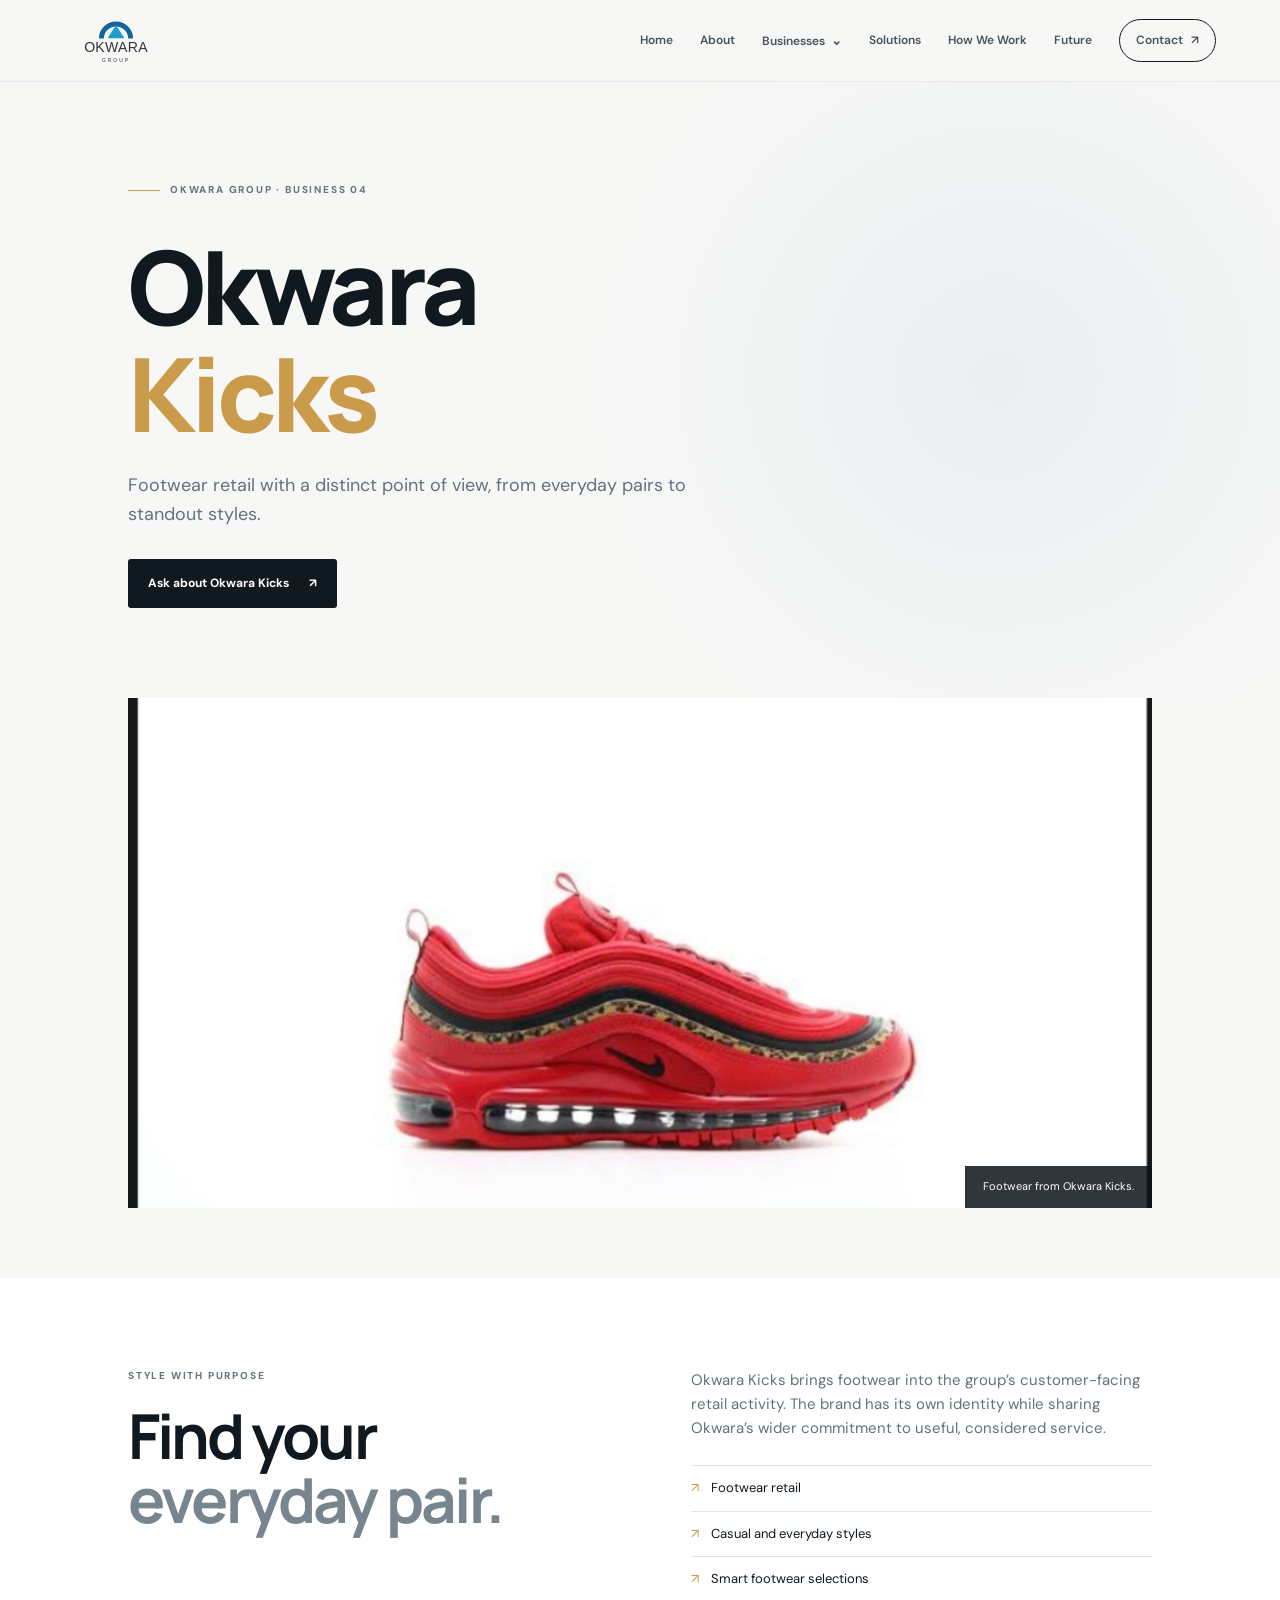
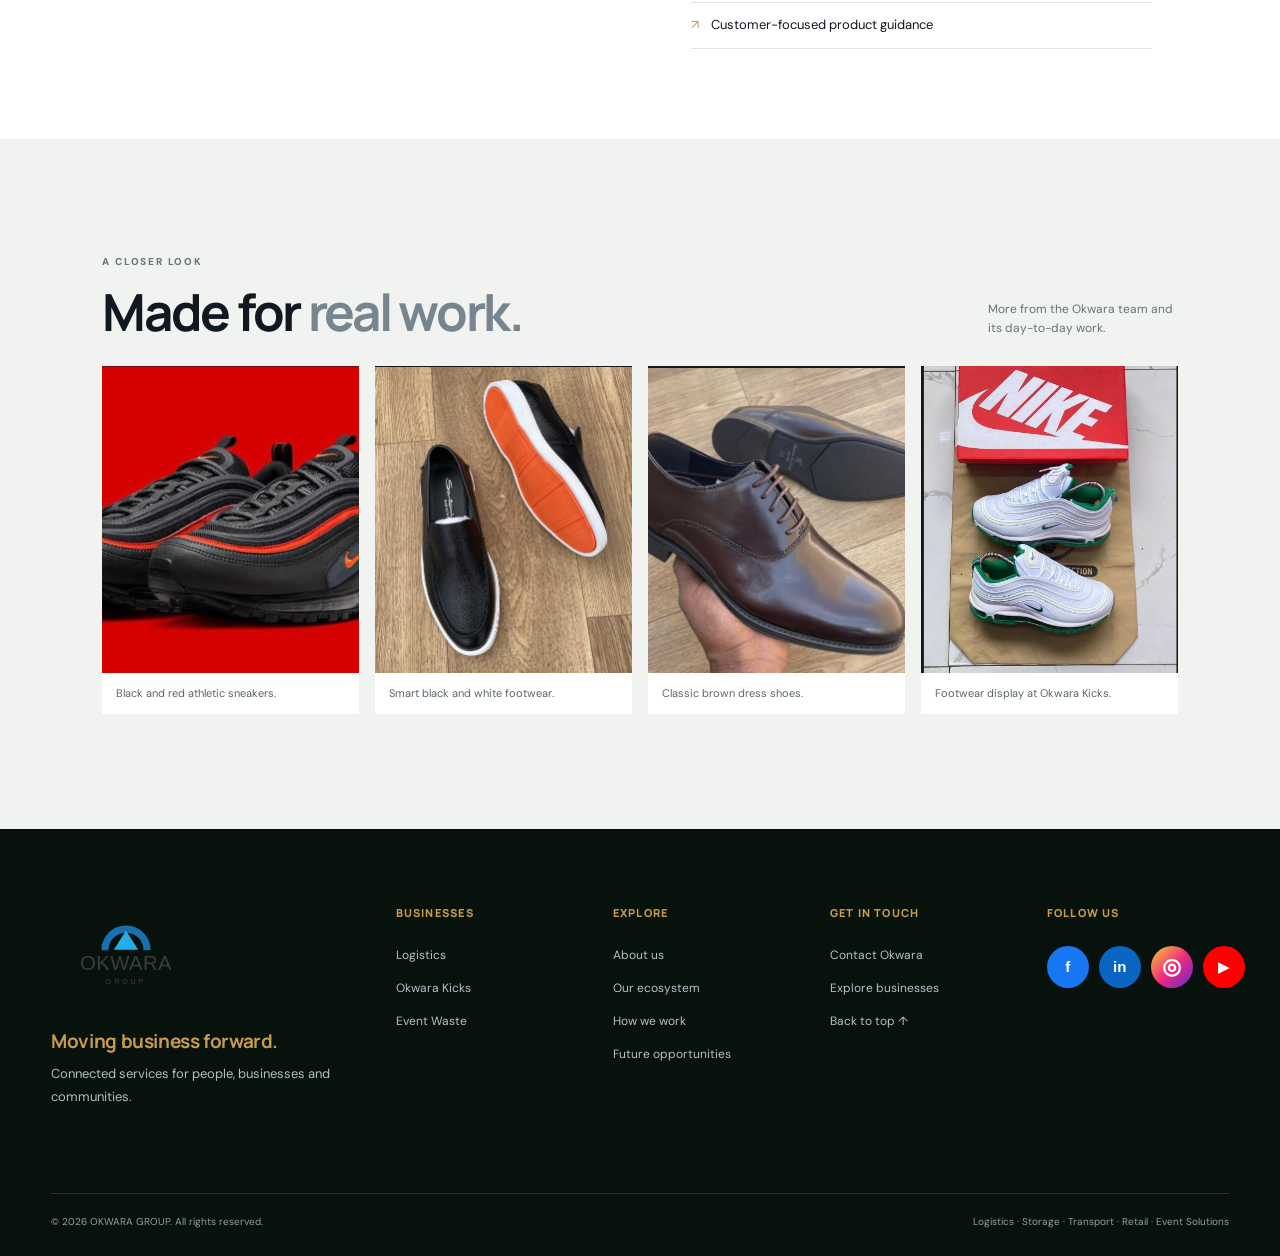
<file: okwara-kicks.html>
<!DOCTYPE html><html lang="en"><head><meta charset="UTF-8"><meta name="viewport" content="width=device-width, initial-scale=1"><meta name="description" content="Okwara Kicks — footwear and style from the Okwara Group."><title>Okwara Kicks | Okwara Group</title><link rel="preconnect" href="https://fonts.googleapis.com"><link rel="preconnect" href="https://fonts.gstatic.com" crossorigin><link href="https://fonts.googleapis.com/css2?family=DM+Sans:wght@400;500;600;700&family=Manrope:wght@500;600;700;800&display=swap" rel="stylesheet"><link rel="stylesheet" href="style.css"></head><body><header class="site-header"><a class="brand" href="index.html" aria-label="Okwara Group home"><img class="brand-logo" src="okwara-group-logo.svg" alt="Okwara Group"></a><button class="menu-toggle" aria-label="Open menu" aria-expanded="false"><span></span><span></span><span></span></button><nav class="nav" aria-label="Primary navigation"><a href="index.html">Home</a><a href="about.html">About</a><div class="nav-dropdown"><button class="dropdown-toggle" type="button" aria-expanded="false" aria-haspopup="true">Businesses <span aria-hidden="true">⌄</span></button><div class="dropdown-menu" aria-label="Our businesses"><a href="okwara-logistics.html">Okwara Logistics</a><a href="okwara-kicks.html" aria-current="page">Okwara Kicks</a><a href="okwara-event-waste.html">Okwara Event Waste Solutions</a></div></div><a href="solutions.html">Solutions</a><a href="how-we-work.html">How We Work</a><a href="future.html">Future</a><a href="contact.html" class="nav-cta">Contact <span>↗</span></a></nav></header><main class="division-page"><section class="division-hero"><p class="eyebrow"><span></span> Okwara Group · Business 04</p><h1>Okwara<br><em>Kicks</em></h1><p class="division-lead">Footwear retail with a distinct point of view, from everyday pairs to standout styles.</p><a href="contact.html" class="btn btn-primary">Ask about Okwara Kicks <span>↗</span></a></section><figure class="division-gallery"><img src="okwara%20images/Screenshot%202026-10-02%20184822.png" alt="Footwear from Okwara Kicks." loading="lazy"><figcaption>Footwear from Okwara Kicks.</figcaption></figure><section class="division-details"><div><p class="section-label">Style with purpose</p><h2>Find your<br><span>everyday pair.</span></h2></div><div><p>Okwara Kicks brings footwear into the group’s customer-facing retail activity. The brand has its own identity while sharing Okwara’s wider commitment to useful, considered service.</p><ul><li>Footwear retail</li><li>Casual and everyday styles</li><li>Smart footwear selections</li><li>Customer-focused product guidance</li></ul></div></section><section class="business-gallery section-pad" aria-label="More photos"><div class="section-heading"><div><div class="section-label">A closer look</div><h2>Made for <span>real work.</span></h2></div><p>More from the Okwara team and its day-to-day work.</p></div><div class="business-gallery-grid"><figure class="business-gallery-card"><img src="okwara%20images/Screenshot%202026-10-02%20184709.png" alt="Black and red athletic sneakers." loading="lazy"><figcaption>Black and red athletic sneakers.</figcaption></figure><figure class="business-gallery-card"><img src="okwara%20images/Screenshot%202026-10-02%20185006.png" alt="Smart black and white footwear." loading="lazy"><figcaption>Smart black and white footwear.</figcaption></figure><figure class="business-gallery-card"><img src="okwara%20images/Screenshot%202026-10-02%20185021.png" alt="Classic brown dress shoes." loading="lazy"><figcaption>Classic brown dress shoes.</figcaption></figure><figure class="business-gallery-card"><img src="okwara%20images/Screenshot%202026-10-02%20184841.png" alt="Footwear display at Okwara Kicks." loading="lazy"><figcaption>Footwear display at Okwara Kicks.</figcaption></figure></div></section></main><footer class="footer" id="footer"><div class="footer-main"><div class="footer-intro"><a class="footer-brand" href="index.html" aria-label="Okwara Group home"><img class="footer-logo" src="okwara-group-logo.svg" alt="Okwara Group"></a><h2>Moving business forward.</h2><p>Connected services for people, businesses and communities.</p></div><nav class="footer-column" aria-label="Businesses"><h3>BUSINESSES</h3><a href="okwara-logistics.html">Logistics</a><a href="okwara-kicks.html">Okwara Kicks</a><a href="okwara-event-waste.html">Event Waste</a></nav><nav class="footer-column" aria-label="Explore"><h3>EXPLORE</h3><a href="about.html">About us</a><a href="solutions.html">Our ecosystem</a><a href="how-we-work.html">How we work</a><a href="future.html">Future opportunities</a></nav><nav class="footer-column" aria-label="Get in touch"><h3>GET IN TOUCH</h3><a href="contact.html">Contact Okwara</a><a href="index.html#businesses">Explore businesses</a><a href="index.html#top">Back to top ↑</a></nav><div class="footer-social"><h3>FOLLOW US</h3><div class="social-links"><a class="social-link social-facebook" href="https://www.facebook.com/" aria-label="Facebook">f</a><a class="social-link social-linkedin" href="https://www.linkedin.com/" aria-label="LinkedIn">in</a><a class="social-link social-instagram" href="https://www.instagram.com/" aria-label="Instagram">◎</a><a class="social-link social-youtube" href="https://www.youtube.com/" aria-label="YouTube">▶</a></div></div></div><div class="footer-bottom"><p>© <span class="year"></span> OKWARA GROUP. All rights reserved.</p><p>Logistics · Storage · Transport · Retail · Event Solutions</p></div></footer><script src="script.js"></script></body></html>
</file>
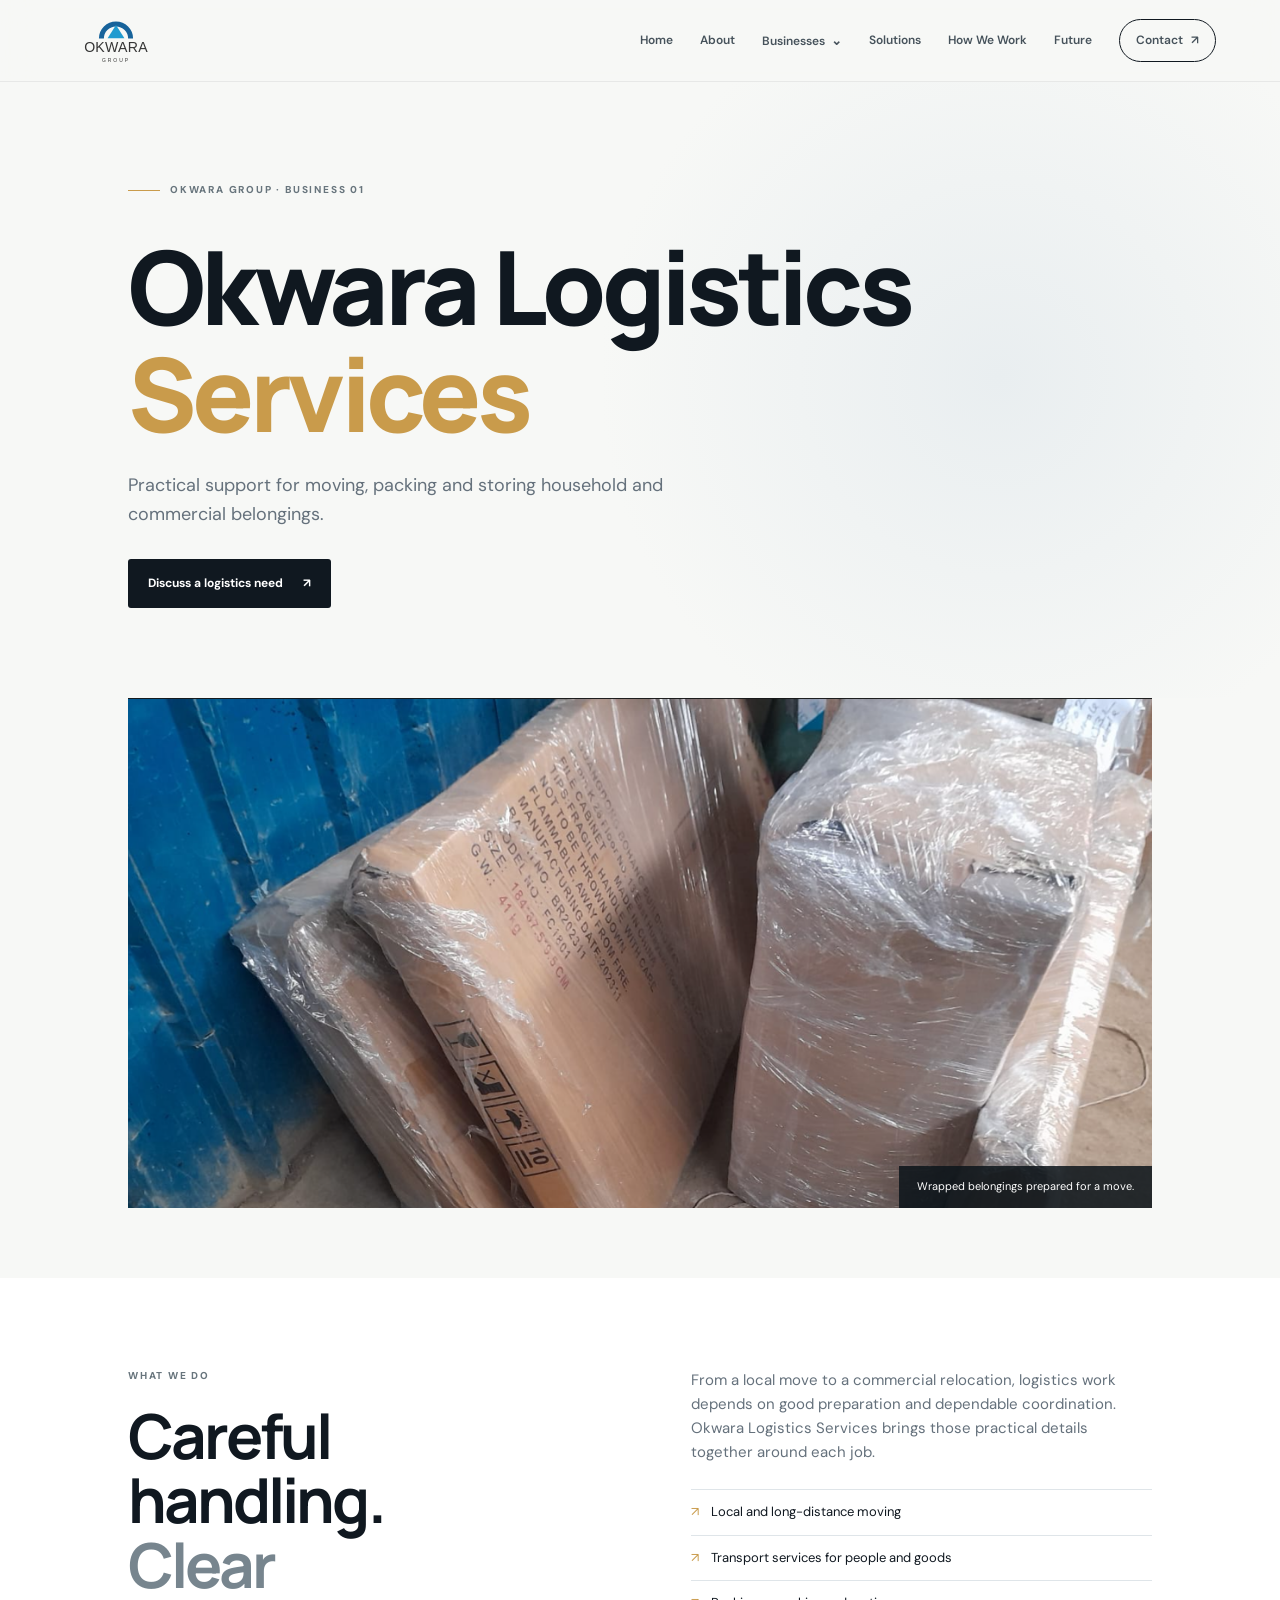
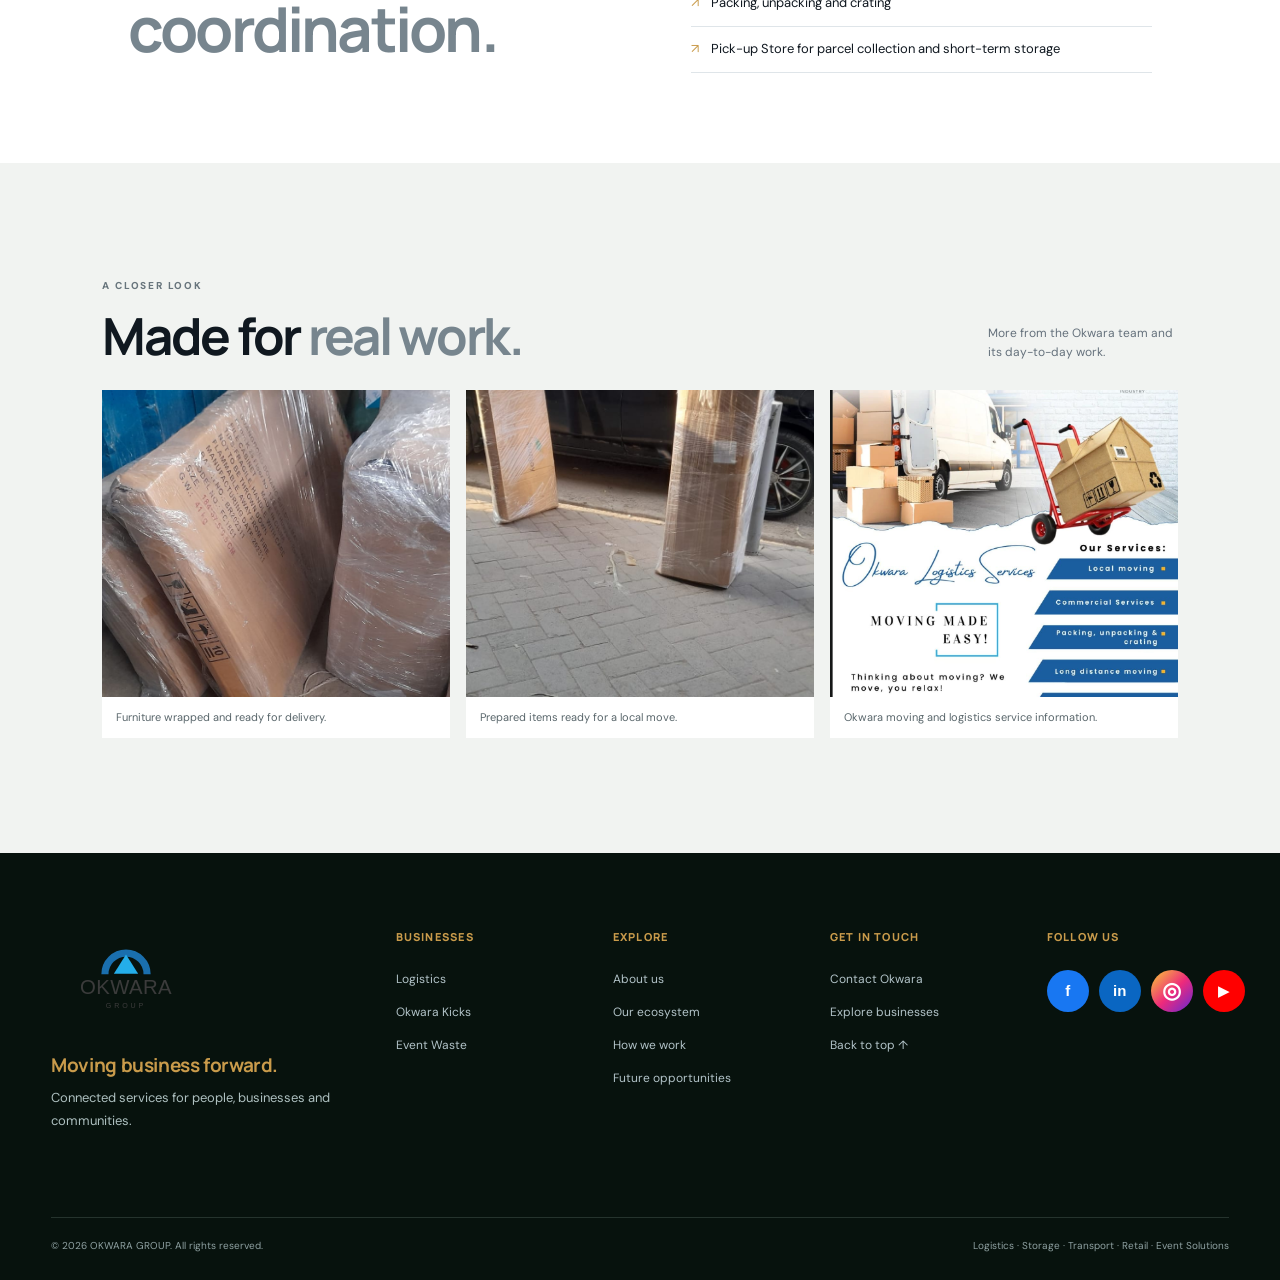
<file: okwara-logistics.html>
<!DOCTYPE html><html lang="en"><head><meta charset="UTF-8"><meta name="viewport" content="width=device-width, initial-scale=1"><meta name="description" content="Okwara Logistics Services — moving, packing, storage and logistics support."><title>Okwara Logistics Services | Okwara Group</title><link rel="preconnect" href="https://fonts.googleapis.com"><link rel="preconnect" href="https://fonts.gstatic.com" crossorigin><link href="https://fonts.googleapis.com/css2?family=DM+Sans:wght@400;500;600;700&family=Manrope:wght@500;600;700;800&display=swap" rel="stylesheet"><link rel="stylesheet" href="style.css"></head><body><header class="site-header"><a class="brand" href="index.html" aria-label="Okwara Group home"><img class="brand-logo" src="okwara-group-logo.svg" alt="Okwara Group"></a><button class="menu-toggle" aria-label="Open menu" aria-expanded="false"><span></span><span></span><span></span></button><nav class="nav" aria-label="Primary navigation"><a href="index.html">Home</a><a href="about.html">About</a><div class="nav-dropdown"><button class="dropdown-toggle" type="button" aria-expanded="false" aria-haspopup="true">Businesses <span aria-hidden="true">⌄</span></button><div class="dropdown-menu" aria-label="Our businesses"><a href="okwara-logistics.html" aria-current="page">Okwara Logistics</a><a href="okwara-kicks.html">Okwara Kicks</a><a href="okwara-event-waste.html">Okwara Event Waste Solutions</a></div></div><a href="solutions.html">Solutions</a><a href="how-we-work.html">How We Work</a><a href="future.html">Future</a><a href="contact.html" class="nav-cta">Contact <span>↗</span></a></nav></header><main class="division-page"><section class="division-hero"><p class="eyebrow"><span></span> Okwara Group · Business 01</p><h1>Okwara Logistics<br><em>Services</em></h1><p class="division-lead">Practical support for moving, packing and storing household and commercial belongings.</p><a href="contact.html" class="btn btn-primary">Discuss a logistics need <span>↗</span></a></section><figure class="division-gallery"><img src="okwara%20images/Screenshot%202026-10-02%20185309.png" alt="Wrapped belongings prepared for a move." loading="lazy"><figcaption>Wrapped belongings prepared for a move.</figcaption></figure><section class="division-details"><div><p class="section-label">What we do</p><h2>Careful handling.<br><span>Clear coordination.</span></h2></div><div><p>From a local move to a commercial relocation, logistics work depends on good preparation and dependable coordination. Okwara Logistics Services brings those practical details together around each job.</p><ul><li>Local and long-distance moving</li><li><a href="okwara-transport.html">Transport services</a> for people and goods</li><li>Packing, unpacking and crating</li><li><a href="okwara-pick-store.html">Pick-up Store</a> for parcel collection and short-term storage</li></ul></div></section><section class="business-gallery section-pad" aria-label="More photos"><div class="section-heading"><div><div class="section-label">A closer look</div><h2>Made for <span>real work.</span></h2></div><p>More from the Okwara team and its day-to-day work.</p></div><div class="business-gallery-grid"><figure class="business-gallery-card"><img src="okwara%20images/WhatsApp%20Image%202026-10-01%20at%2012.04.27%20(1).jpeg" alt="Furniture wrapped and ready for delivery." loading="lazy"><figcaption>Furniture wrapped and ready for delivery.</figcaption></figure><figure class="business-gallery-card"><img src="okwara%20images/WhatsApp%20Image%202026-10-01%20at%2012.04.27.jpeg" alt="Prepared items ready for a local move." loading="lazy"><figcaption>Prepared items ready for a local move.</figcaption></figure><figure class="business-gallery-card"><img src="okwara%20images/Screenshot%202026-10-02%20185216.png" alt="Okwara moving and logistics service information." loading="lazy"><figcaption>Okwara moving and logistics service information.</figcaption></figure></div></section></main><footer class="footer" id="footer"><div class="footer-main"><div class="footer-intro"><a class="footer-brand" href="index.html" aria-label="Okwara Group home"><img class="footer-logo" src="okwara-group-logo.svg" alt="Okwara Group"></a><h2>Moving business forward.</h2><p>Connected services for people, businesses and communities.</p></div><nav class="footer-column" aria-label="Businesses"><h3>BUSINESSES</h3><a href="okwara-logistics.html">Logistics</a><a href="okwara-kicks.html">Okwara Kicks</a><a href="okwara-event-waste.html">Event Waste</a></nav><nav class="footer-column" aria-label="Explore"><h3>EXPLORE</h3><a href="about.html">About us</a><a href="solutions.html">Our ecosystem</a><a href="how-we-work.html">How we work</a><a href="future.html">Future opportunities</a></nav><nav class="footer-column" aria-label="Get in touch"><h3>GET IN TOUCH</h3><a href="contact.html">Contact Okwara</a><a href="index.html#businesses">Explore businesses</a><a href="index.html#top">Back to top ↑</a></nav><div class="footer-social"><h3>FOLLOW US</h3><div class="social-links"><a class="social-link social-facebook" href="https://www.facebook.com/" aria-label="Facebook">f</a><a class="social-link social-linkedin" href="https://www.linkedin.com/" aria-label="LinkedIn">in</a><a class="social-link social-instagram" href="https://www.instagram.com/" aria-label="Instagram">◎</a><a class="social-link social-youtube" href="https://www.youtube.com/" aria-label="YouTube">▶</a></div></div></div><div class="footer-bottom"><p>© <span class="year"></span> OKWARA GROUP. All rights reserved.</p><p>Logistics · Storage · Transport · Retail · Event Solutions</p></div></footer><script src="script.js"></script></body></html>
</file>
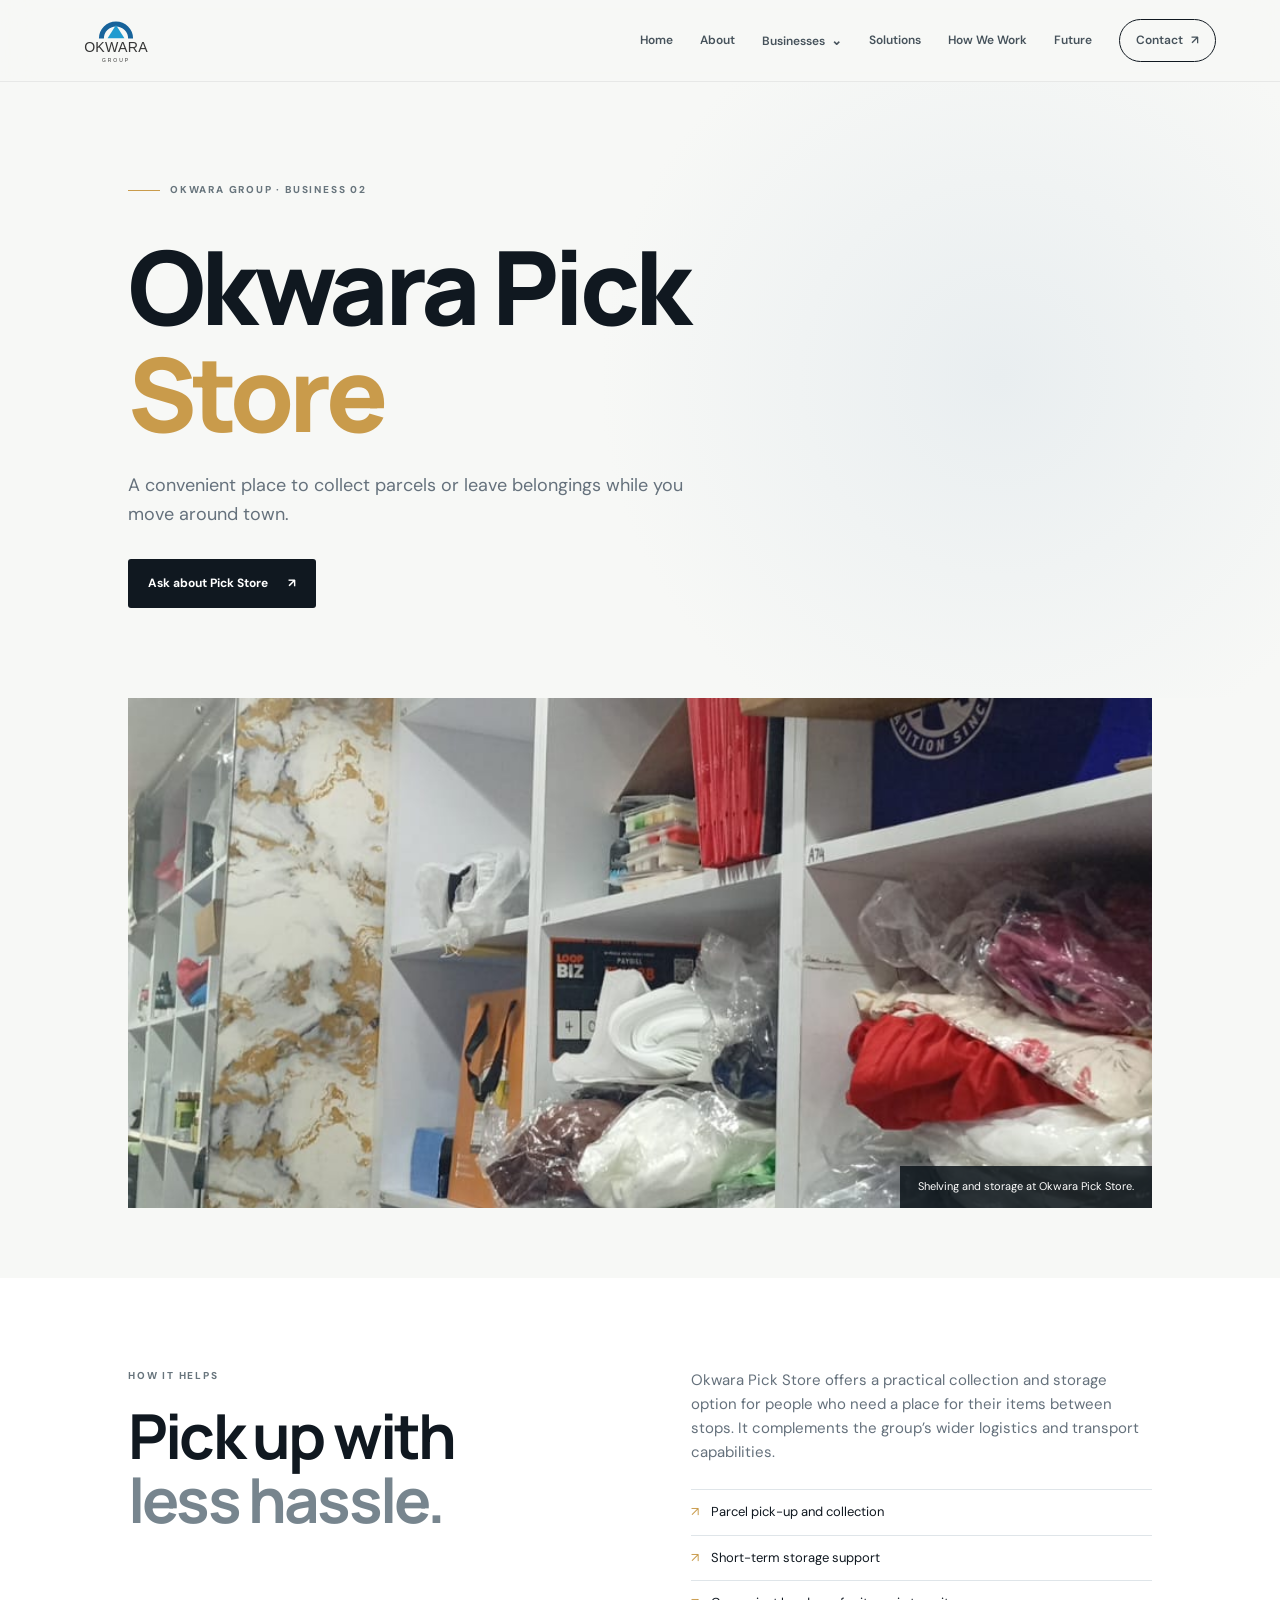
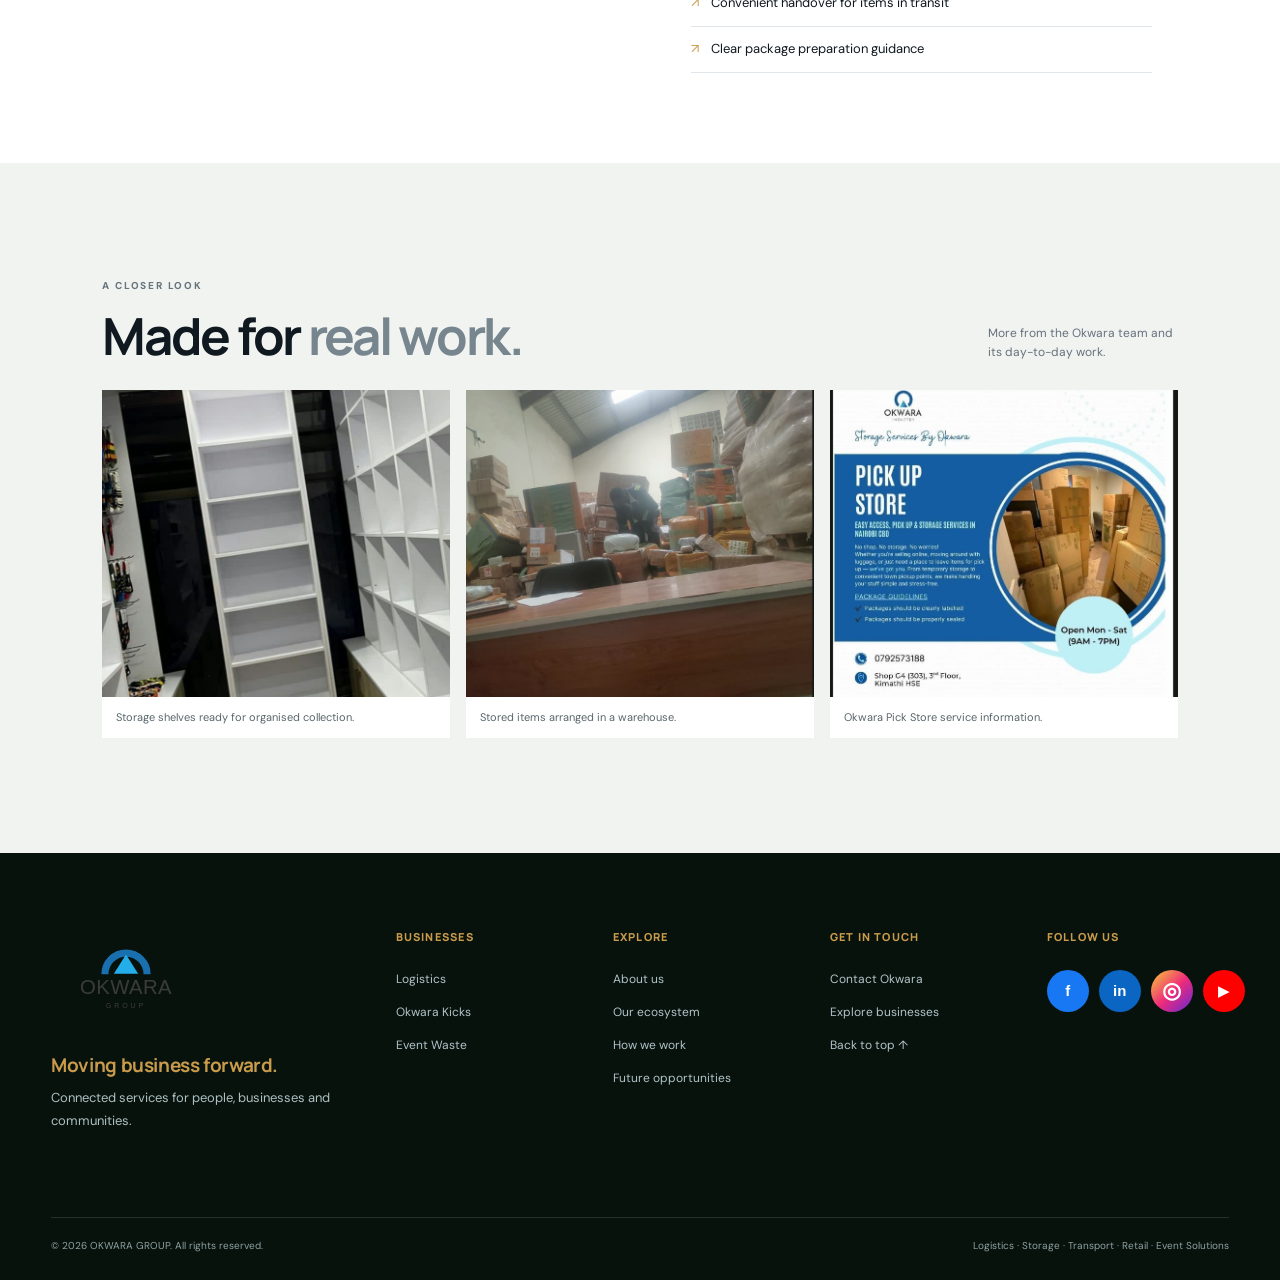
<file: okwara-pick-store.html>
<!DOCTYPE html><html lang="en"><head><meta charset="UTF-8"><meta name="viewport" content="width=device-width, initial-scale=1"><meta name="description" content="Okwara Pick Store — convenient parcel pick-up and storage services."><title>Okwara Pick Store | Okwara Group</title><link rel="preconnect" href="https://fonts.googleapis.com"><link rel="preconnect" href="https://fonts.gstatic.com" crossorigin><link href="https://fonts.googleapis.com/css2?family=DM+Sans:wght@400;500;600;700&family=Manrope:wght@500;600;700;800&display=swap" rel="stylesheet"><link rel="stylesheet" href="style.css"></head><body><header class="site-header"><a class="brand" href="index.html" aria-label="Okwara Group home"><img class="brand-logo" src="okwara-group-logo.svg" alt="Okwara Group"></a><button class="menu-toggle" aria-label="Open menu" aria-expanded="false"><span></span><span></span><span></span></button><nav class="nav" aria-label="Primary navigation"><a href="index.html">Home</a><a href="about.html">About</a><div class="nav-dropdown"><button class="dropdown-toggle" type="button" aria-expanded="false" aria-haspopup="true">Businesses <span aria-hidden="true">⌄</span></button><div class="dropdown-menu" aria-label="Our businesses"><a href="okwara-logistics.html">Okwara Logistics</a><a href="okwara-pick-store.html" aria-current="page">Okwara Pick Store</a><a href="okwara-kicks.html">Okwara Kicks</a><a href="okwara-event-waste.html">Okwara Event Waste Solutions</a></div></div><a href="solutions.html">Solutions</a><a href="how-we-work.html">How We Work</a><a href="future.html">Future</a><a href="contact.html" class="nav-cta">Contact <span>↗</span></a></nav></header><main class="division-page"><section class="division-hero"><p class="eyebrow"><span></span> Okwara Group · Business 02</p><h1>Okwara Pick<br><em>Store</em></h1><p class="division-lead">A convenient place to collect parcels or leave belongings while you move around town.</p><a href="contact.html" class="btn btn-primary">Ask about Pick Store <span>↗</span></a></section><figure class="division-gallery"><img src="okwara%20images/WhatsApp%20Image%202026-10-01%20at%2012.04.26%20(6).jpeg" alt="Shelving and storage at Okwara Pick Store." loading="lazy"><figcaption>Shelving and storage at Okwara Pick Store.</figcaption></figure><section class="division-details"><div><p class="section-label">How it helps</p><h2>Pick up with<br><span>less hassle.</span></h2></div><div><p>Okwara Pick Store offers a practical collection and storage option for people who need a place for their items between stops. It complements the group’s wider logistics and transport capabilities.</p><ul><li>Parcel pick-up and collection</li><li>Short-term storage support</li><li>Convenient handover for items in transit</li><li>Clear package preparation guidance</li></ul></div></section><section class="business-gallery section-pad" aria-label="More photos"><div class="section-heading"><div><div class="section-label">A closer look</div><h2>Made for <span>real work.</span></h2></div><p>More from the Okwara team and its day-to-day work.</p></div><div class="business-gallery-grid"><figure class="business-gallery-card"><img src="okwara%20images/WhatsApp%20Image%202026-10-01%20at%2012.04.27%20(3).jpeg" alt="Storage shelves ready for organised collection." loading="lazy"><figcaption>Storage shelves ready for organised collection.</figcaption></figure><figure class="business-gallery-card"><img src="okwara%20images/Screenshot%202026-10-02%20185039.png" alt="Stored items arranged in a warehouse." loading="lazy"><figcaption>Stored items arranged in a warehouse.</figcaption></figure><figure class="business-gallery-card"><img src="okwara%20images/Screenshot%202026-10-02%20185204.png" alt="Okwara Pick Store service information." loading="lazy"><figcaption>Okwara Pick Store service information.</figcaption></figure></div></section></main><footer class="footer" id="footer"><div class="footer-main"><div class="footer-intro"><a class="footer-brand" href="index.html" aria-label="Okwara Group home"><img class="footer-logo" src="okwara-group-logo.svg" alt="Okwara Group"></a><h2>Moving business forward.</h2><p>Connected services for people, businesses and communities.</p></div><nav class="footer-column" aria-label="Businesses"><h3>BUSINESSES</h3><a href="okwara-logistics.html">Logistics</a><a href="okwara-kicks.html">Okwara Kicks</a><a href="okwara-event-waste.html">Event Waste</a></nav><nav class="footer-column" aria-label="Explore"><h3>EXPLORE</h3><a href="about.html">About us</a><a href="solutions.html">Our ecosystem</a><a href="how-we-work.html">How we work</a><a href="future.html">Future opportunities</a></nav><nav class="footer-column" aria-label="Get in touch"><h3>GET IN TOUCH</h3><a href="contact.html">Contact Okwara</a><a href="index.html#businesses">Explore businesses</a><a href="index.html#top">Back to top ↑</a></nav><div class="footer-social"><h3>FOLLOW US</h3><div class="social-links"><a class="social-link social-facebook" href="https://www.facebook.com/" aria-label="Facebook">f</a><a class="social-link social-linkedin" href="https://www.linkedin.com/" aria-label="LinkedIn">in</a><a class="social-link social-instagram" href="https://www.instagram.com/" aria-label="Instagram">◎</a><a class="social-link social-youtube" href="https://www.youtube.com/" aria-label="YouTube">▶</a></div></div></div><div class="footer-bottom"><p>© <span class="year"></span> OKWARA GROUP. All rights reserved.</p><p>Logistics · Storage · Transport · Retail · Event Solutions</p></div></footer><script src="script.js"></script></body></html>
</file>
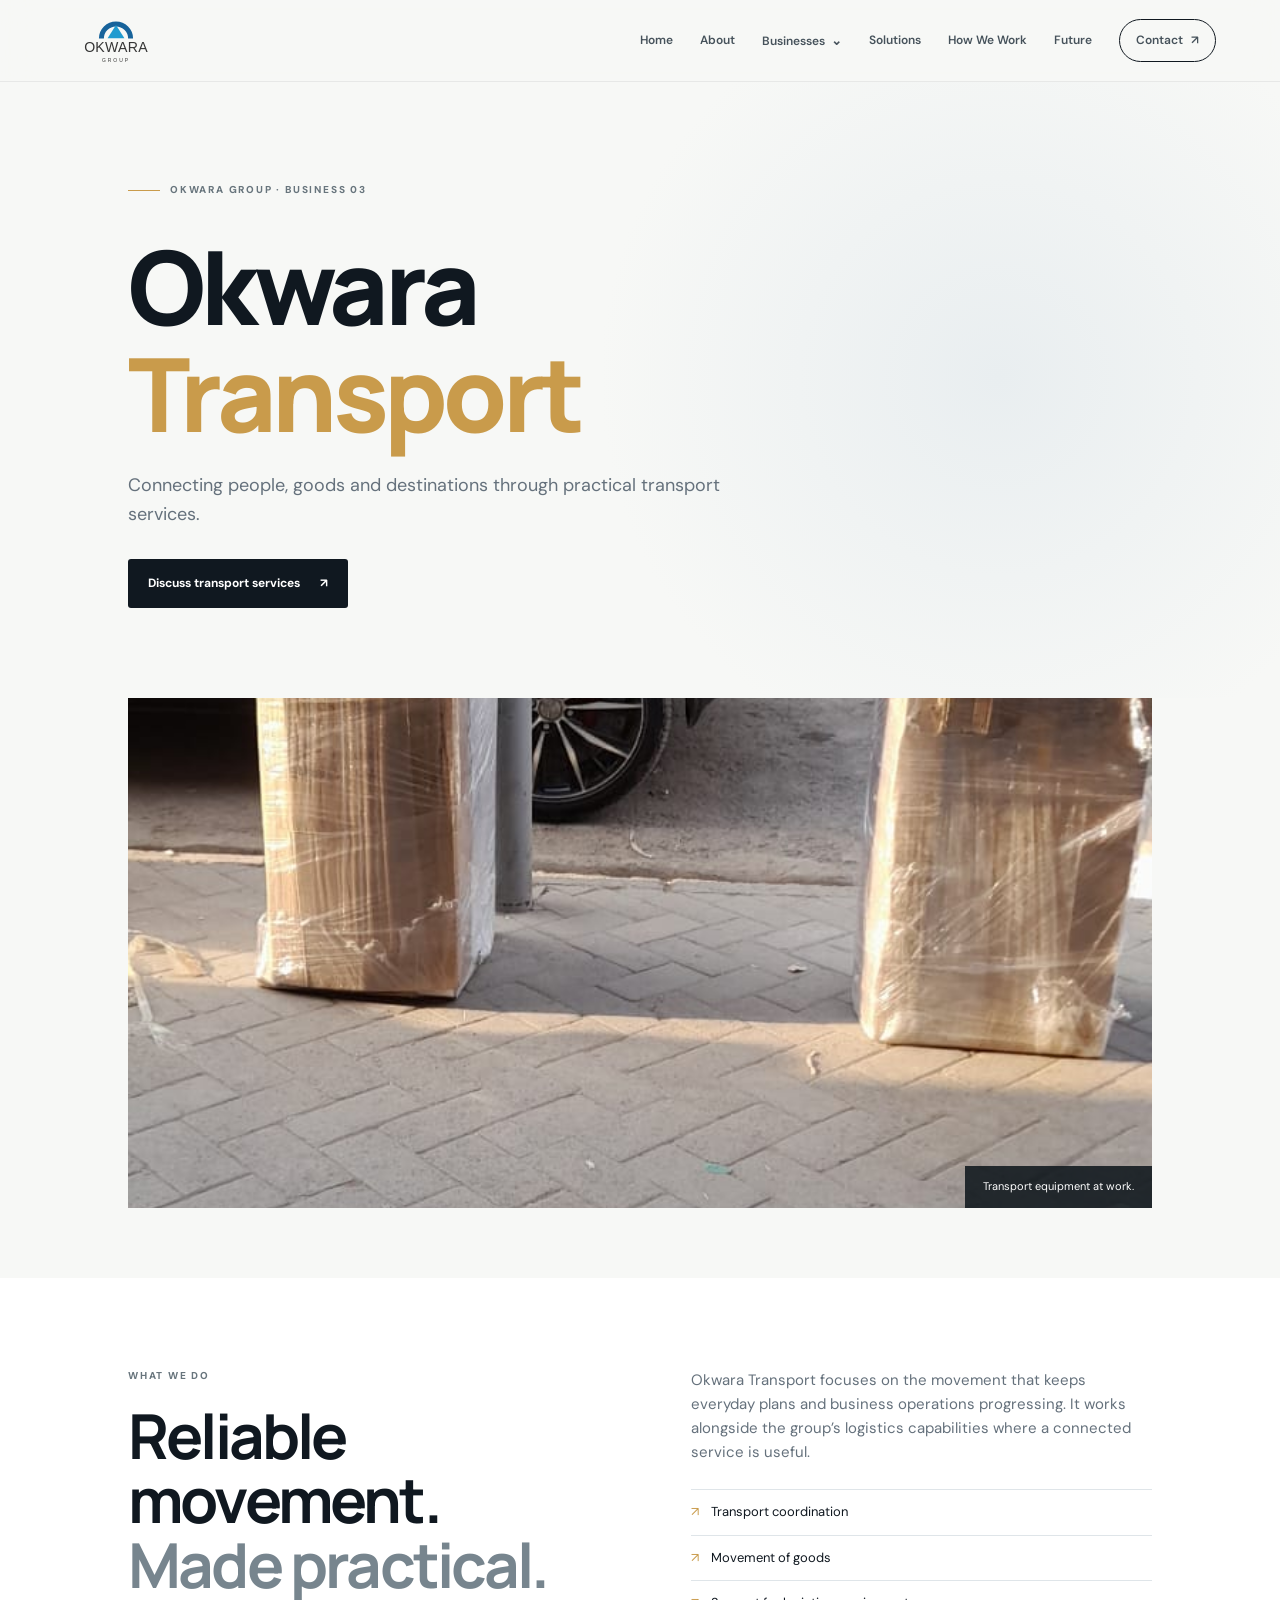
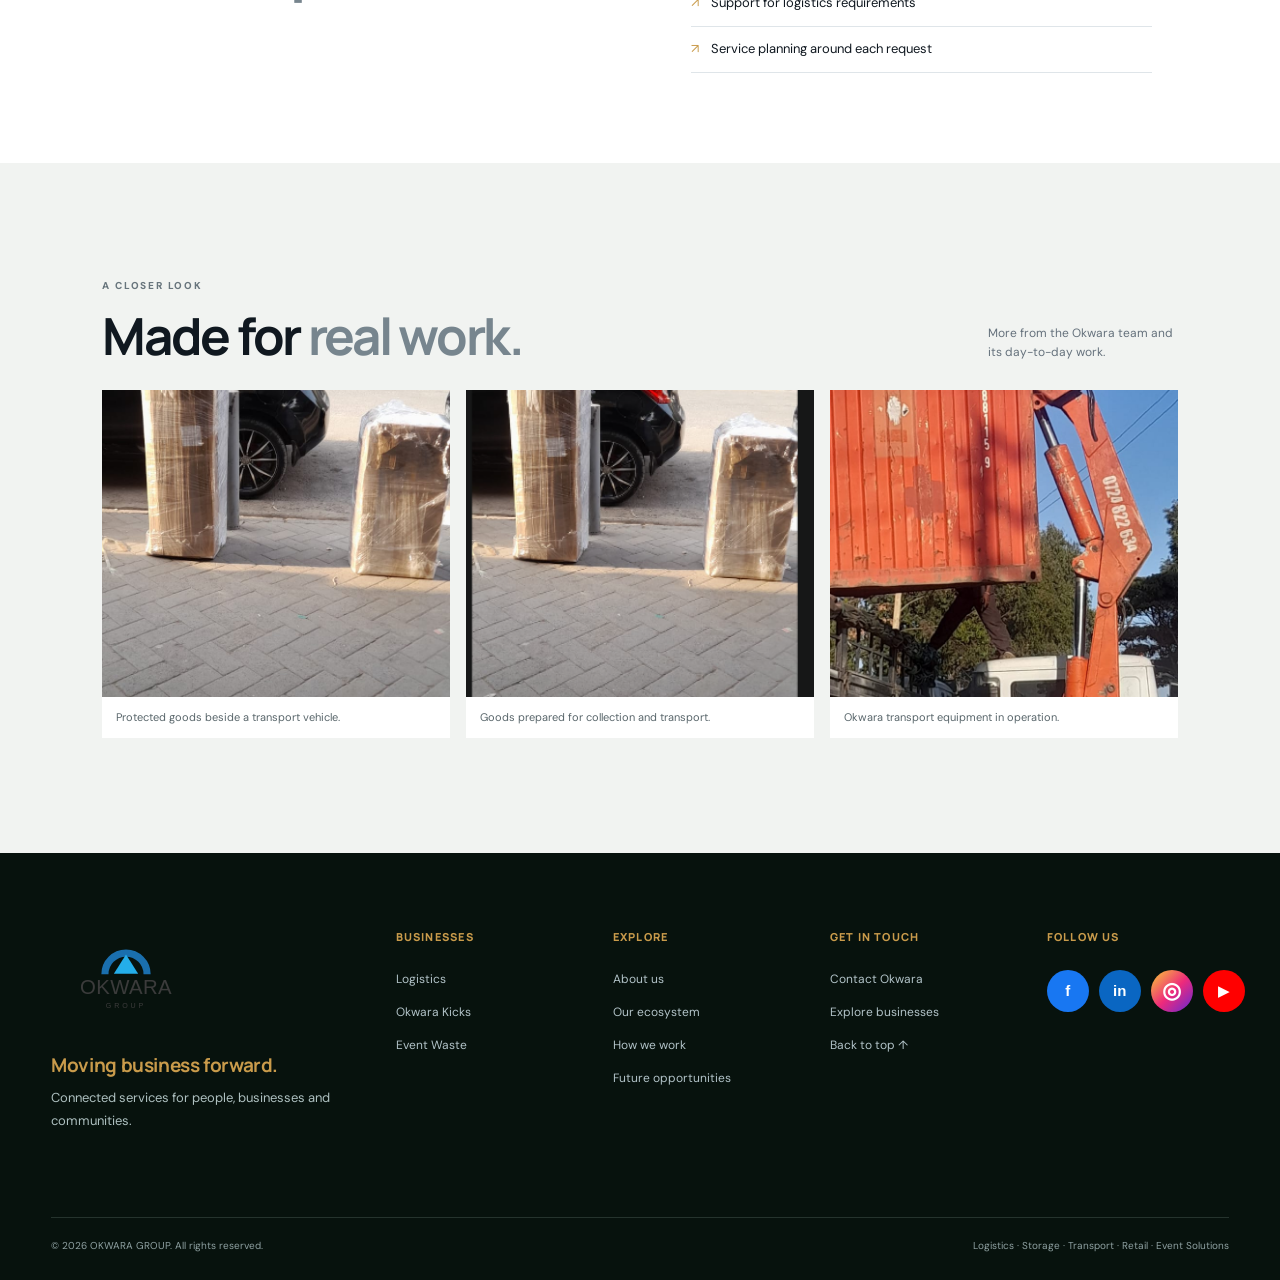
<file: okwara-transport.html>
<!DOCTYPE html><html lang="en"><head><meta charset="UTF-8"><meta name="viewport" content="width=device-width, initial-scale=1"><meta name="description" content="Okwara Transport — practical transport services for people and goods."><title>Okwara Transport | Okwara Group</title><link rel="preconnect" href="https://fonts.googleapis.com"><link rel="preconnect" href="https://fonts.gstatic.com" crossorigin><link href="https://fonts.googleapis.com/css2?family=DM+Sans:wght@400;500;600;700&family=Manrope:wght@500;600;700;800&display=swap" rel="stylesheet"><link rel="stylesheet" href="style.css"></head><body><header class="site-header"><a class="brand" href="index.html" aria-label="Okwara Group home"><img class="brand-logo" src="okwara-group-logo.svg" alt="Okwara Group"></a><button class="menu-toggle" aria-label="Open menu" aria-expanded="false"><span></span><span></span><span></span></button><nav class="nav" aria-label="Primary navigation"><a href="index.html">Home</a><a href="about.html">About</a><div class="nav-dropdown"><button class="dropdown-toggle" type="button" aria-expanded="false" aria-haspopup="true">Businesses <span aria-hidden="true">⌄</span></button><div class="dropdown-menu" aria-label="Our businesses"><a href="okwara-logistics.html">Okwara Logistics</a><a href="okwara-transport.html" aria-current="page">Okwara Transport</a><a href="okwara-kicks.html">Okwara Kicks</a><a href="okwara-event-waste.html">Okwara Event Waste Solutions</a></div></div><a href="solutions.html">Solutions</a><a href="how-we-work.html">How We Work</a><a href="future.html">Future</a><a href="contact.html" class="nav-cta">Contact <span>↗</span></a></nav></header><main class="division-page"><section class="division-hero"><p class="eyebrow"><span></span> Okwara Group · Business 03</p><h1>Okwara<br><em>Transport</em></h1><p class="division-lead">Connecting people, goods and destinations through practical transport services.</p><a href="contact.html" class="btn btn-primary">Discuss transport services <span>↗</span></a></section><figure class="division-gallery"><img src="okwara%20images/WhatsApp%20Image%202026-10-01%20at%2012.04.27%20(2).jpeg" alt="Transport equipment at work." loading="lazy"><figcaption>Transport equipment at work.</figcaption></figure><section class="division-details"><div><p class="section-label">What we do</p><h2>Reliable movement.<br><span>Made practical.</span></h2></div><div><p>Okwara Transport focuses on the movement that keeps everyday plans and business operations progressing. It works alongside the group’s logistics capabilities where a connected service is useful.</p><ul><li>Transport coordination</li><li>Movement of goods</li><li>Support for logistics requirements</li><li>Service planning around each request</li></ul></div></section><section class="business-gallery section-pad" aria-label="More photos"><div class="section-heading"><div><div class="section-label">A closer look</div><h2>Made for <span>real work.</span></h2></div><p>More from the Okwara team and its day-to-day work.</p></div><div class="business-gallery-grid"><figure class="business-gallery-card"><img src="okwara%20images/WhatsApp%20Image%202026-10-01%20at%2012.04.27%20(2).jpeg" alt="Protected goods beside a transport vehicle." loading="lazy"><figcaption>Protected goods beside a transport vehicle.</figcaption></figure><figure class="business-gallery-card"><img src="okwara%20images/Screenshot%202026-10-02%20185321.png" alt="Goods prepared for collection and transport." loading="lazy"><figcaption>Goods prepared for collection and transport.</figcaption></figure><figure class="business-gallery-card"><img src="okwara%20images/WhatsApp%20Image%202026-10-01%20at%2012.04.27%20(4).jpeg" alt="Okwara transport equipment in operation." loading="lazy"><figcaption>Okwara transport equipment in operation.</figcaption></figure></div></section></main><footer class="footer" id="footer"><div class="footer-main"><div class="footer-intro"><a class="footer-brand" href="index.html" aria-label="Okwara Group home"><img class="footer-logo" src="okwara-group-logo.svg" alt="Okwara Group"></a><h2>Moving business forward.</h2><p>Connected services for people, businesses and communities.</p></div><nav class="footer-column" aria-label="Businesses"><h3>BUSINESSES</h3><a href="okwara-logistics.html">Logistics</a><a href="okwara-kicks.html">Okwara Kicks</a><a href="okwara-event-waste.html">Event Waste</a></nav><nav class="footer-column" aria-label="Explore"><h3>EXPLORE</h3><a href="about.html">About us</a><a href="solutions.html">Our ecosystem</a><a href="how-we-work.html">How we work</a><a href="future.html">Future opportunities</a></nav><nav class="footer-column" aria-label="Get in touch"><h3>GET IN TOUCH</h3><a href="contact.html">Contact Okwara</a><a href="index.html#businesses">Explore businesses</a><a href="index.html#top">Back to top ↑</a></nav><div class="footer-social"><h3>FOLLOW US</h3><div class="social-links"><a class="social-link social-facebook" href="https://www.facebook.com/" aria-label="Facebook">f</a><a class="social-link social-linkedin" href="https://www.linkedin.com/" aria-label="LinkedIn">in</a><a class="social-link social-instagram" href="https://www.instagram.com/" aria-label="Instagram">◎</a><a class="social-link social-youtube" href="https://www.youtube.com/" aria-label="YouTube">▶</a></div></div></div><div class="footer-bottom"><p>© <span class="year"></span> OKWARA GROUP. All rights reserved.</p><p>Logistics · Storage · Transport · Retail · Event Solutions</p></div></footer><script src="script.js"></script></body></html>
</file>
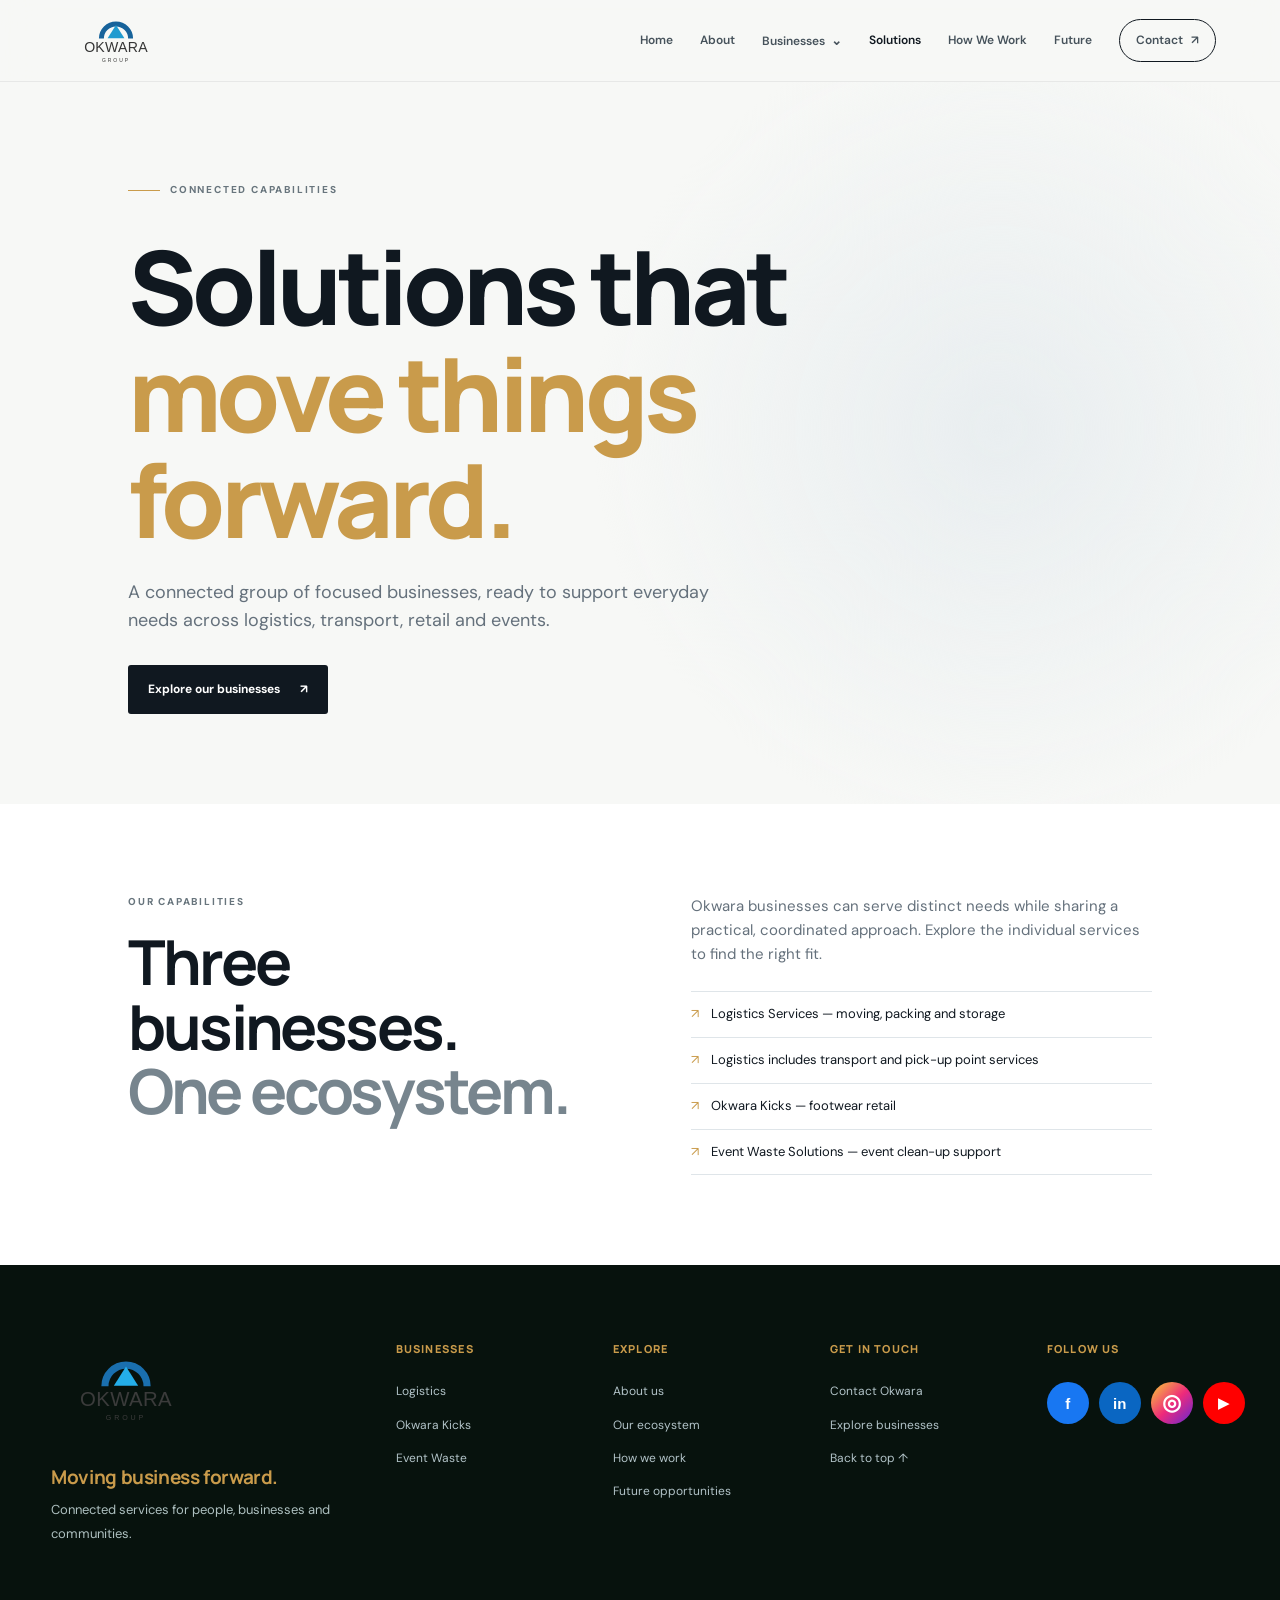
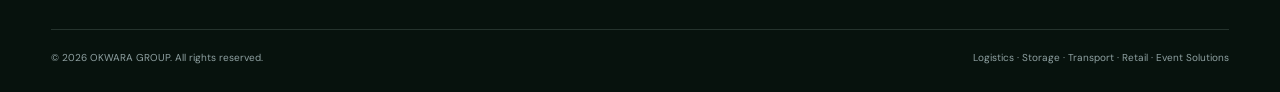
<file: solutions.html>
<!DOCTYPE html><html lang="en"><head><meta charset="UTF-8"><meta name="viewport" content="width=device-width, initial-scale=1"><meta name="description" content="Explore Okwara Group's connected services and business capabilities."><title>Solutions | Okwara Group</title><link rel="preconnect" href="https://fonts.googleapis.com"><link rel="preconnect" href="https://fonts.gstatic.com" crossorigin><link href="https://fonts.googleapis.com/css2?family=DM+Sans:wght@400;500;600;700&family=Manrope:wght@500;600;700;800&display=swap" rel="stylesheet"><link rel="stylesheet" href="style.css"></head><body><header class="site-header"><a class="brand" href="index.html" aria-label="Okwara Group home"><img class="brand-logo" src="okwara-group-logo.svg" alt="Okwara Group"></a><button class="menu-toggle" aria-label="Open menu" aria-expanded="false"><span></span><span></span><span></span></button><nav class="nav" aria-label="Primary navigation"><a href="index.html">Home</a><a href="about.html">About</a><div class="nav-dropdown"><button class="dropdown-toggle" type="button" aria-expanded="false" aria-haspopup="true">Businesses <span aria-hidden="true">⌄</span></button><div class="dropdown-menu" aria-label="Our businesses"><a href="okwara-logistics.html">Okwara Logistics</a><a href="okwara-kicks.html">Okwara Kicks</a><a href="okwara-event-waste.html">Okwara Event Waste Solutions</a></div></div><a class="active" href="solutions.html">Solutions</a><a href="how-we-work.html">How We Work</a><a href="future.html">Future</a><a href="contact.html" class="nav-cta">Contact <span>↗</span></a></nav></header><main class="division-page"><section class="division-hero"><p class="eyebrow"><span></span> Connected capabilities</p><h1>Solutions that<br><em>move things forward.</em></h1><p class="division-lead">A connected group of focused businesses, ready to support everyday needs across logistics, transport, retail and events.</p><a href="index.html#businesses" class="btn btn-primary">Explore our businesses <span>↗</span></a></section><section class="division-details"><div><p class="section-label">Our capabilities</p><h2>Three businesses.<br><span>One ecosystem.</span></h2></div><div><p>Okwara businesses can serve distinct needs while sharing a practical, coordinated approach. Explore the individual services to find the right fit.</p><ul><li><a href="okwara-logistics.html">Logistics Services — moving, packing and storage</a></li><li>Logistics includes transport and pick-up point services</li><li><a href="okwara-kicks.html">Okwara Kicks — footwear retail</a></li><li><a href="okwara-event-waste.html">Event Waste Solutions — event clean-up support</a></li></ul></div></section></main><footer class="footer"><div class="footer-main"><div class="footer-intro"><a class="footer-brand" href="index.html" aria-label="Okwara Group home"><img class="footer-logo" src="okwara-group-logo.svg" alt="Okwara Group"></a><h2>Moving business forward.</h2><p>Connected services for people, businesses and communities.</p></div><nav class="footer-column" aria-label="Businesses"><h3>BUSINESSES</h3><a href="okwara-logistics.html">Logistics</a><a href="okwara-kicks.html">Okwara Kicks</a><a href="okwara-event-waste.html">Event Waste</a></nav><nav class="footer-column" aria-label="Explore"><h3>EXPLORE</h3><a href="about.html">About us</a><a href="solutions.html">Our ecosystem</a><a href="how-we-work.html">How we work</a><a href="future.html">Future opportunities</a></nav><nav class="footer-column" aria-label="Get in touch"><h3>GET IN TOUCH</h3><a href="contact.html">Contact Okwara</a><a href="index.html#businesses">Explore businesses</a><a href="#top">Back to top ↑</a></nav><div class="footer-social"><h3>FOLLOW US</h3><div class="social-links"><a class="social-link social-facebook" href="https://www.facebook.com/" aria-label="Facebook">f</a><a class="social-link social-linkedin" href="https://www.linkedin.com/" aria-label="LinkedIn">in</a><a class="social-link social-instagram" href="https://www.instagram.com/" aria-label="Instagram">◎</a><a class="social-link social-youtube" href="https://www.youtube.com/" aria-label="YouTube">▶</a></div></div></div><div class="footer-bottom"><p>© <span class="year"></span> OKWARA GROUP. All rights reserved.</p><p>Logistics · Storage · Transport · Retail · Event Solutions</p></div></footer><script src="script.js"></script></body></html>
</file>
<file: style.css>
:root{--ink:#101820;--muted:#65717c;--line:#dfe5e9;--paper:#f7f8f6;--white:#fff;--accent:#c99b4b;--dark:#0c151b;--dark2:#12232d;--shadow:0 20px 60px rgba(15,25,32,.10)}
*{box-sizing:border-box;margin:0;padding:0}html{scroll-behavior:smooth}body{font-family:'DM Sans',sans-serif;color:var(--ink);background:var(--paper);line-height:1.6;overflow-x:hidden}.noise{position:fixed;inset:0;pointer-events:none;opacity:.025;background-image:url("data:image/svg+xml,%3Csvg viewBox='0 0 180 180' xmlns='http://www.w3.org/2000/svg'%3E%3Cfilter id='n'%3E%3CfeTurbulence type='fractalNoise' baseFrequency='.9' numOctaves='3' stitchTiles='stitch'/%3E%3C/filter%3E%3Crect width='100%25' height='100%25' filter='url(%23n)' opacity='.7'/%3E%3C/svg%3E");z-index:99}.site-header{position:fixed;z-index:50;top:0;left:0;right:0;height:82px;display:flex;align-items:center;justify-content:space-between;padding:0 5vw;background:rgba(247,248,246,.82);backdrop-filter:blur(18px);border-bottom:1px solid rgba(16,24,32,.07)}.brand,.footer-brand{display:flex;align-items:center;gap:11px;text-decoration:none;color:var(--ink)}.brand-mark{display:grid;place-items:center;width:34px;height:34px;border:1.5px solid currentColor;border-radius:50%;font:800 16px Manrope}.brand strong{display:block;font:800 15px Manrope;letter-spacing:.08em}.brand small{display:block;font-size:8px;letter-spacing:.34em;color:var(--muted);margin-top:-3px}.nav{display:flex;align-items:center;gap:27px}.nav a{font-size:12px;font-weight:600;color:#46525b;text-decoration:none;transition:.25s}.nav a:hover,.nav a.active{color:var(--ink)}.nav-cta{padding:11px 16px;border:1px solid var(--ink);border-radius:99px}.nav-cta span{margin-left:5px}.menu-toggle{display:none;border:0;background:none}.hero{min-height:100vh;position:relative;display:grid;grid-template-columns:1.05fr .95fr;align-items:center;padding:120px 8vw 70px;background:radial-gradient(circle at 80% 40%,#e9eef0 0,transparent 38%),var(--paper);overflow:hidden}.hero-grid{position:absolute;inset:0;background:linear-gradient(90deg,transparent 49.9%,rgba(16,24,32,.045) 50%,transparent 50.1%),linear-gradient(0deg,transparent 49.9%,rgba(16,24,32,.035) 50%,transparent 50.1%);background-size:100% 100%,100% 180px}.hero-content{position:relative;z-index:2;max-width:730px}.eyebrow,.section-label{font-size:10px;font-weight:800;letter-spacing:.18em;text-transform:uppercase;color:#68757d}.eyebrow{display:flex;align-items:center;gap:10px;margin-bottom:25px}.eyebrow span{width:32px;height:1px;background:var(--accent)}h1,h2,h3{font-family:Manrope,sans-serif;line-height:1.04;letter-spacing:-.045em}h1{font-size:clamp(48px,6.7vw,96px);font-weight:800;max-width:820px}h1 em,h2 span{font-style:normal;color:#77858e}h1 em{color:var(--accent)}.hero-copy{max-width:590px;color:#66737b;font-size:16px;margin:30px 0 32px}.hero-actions{display:flex;align-items:center;gap:27px}.btn{display:inline-flex;align-items:center;gap:20px;padding:15px 20px;text-decoration:none;font-size:12px;font-weight:700;border-radius:3px;transition:.25s}.btn-primary{background:var(--ink);color:#fff}.btn-primary:hover{transform:translateY(-2px);box-shadow:0 12px 25px #10182020}.btn-light{background:#fff;color:var(--ink)}.text-link,.arrow-link{color:var(--ink);font-size:12px;font-weight:700;text-decoration:none}.text-link span,.arrow-link span{margin-left:7px}.hero-visual{position:relative;height:min(600px,70vh);min-height:460px}.core{position:absolute;left:50%;top:50%;transform:translate(-50%,-50%);width:175px;height:175px;border-radius:50%;display:grid;place-content:center;text-align:center;background:var(--dark);color:white;box-shadow:0 0 0 18px #0c151b0d,0 30px 70px #0c151b32;z-index:3}.core span{font:800 20px Manrope;letter-spacing:.05em}.core small{font-size:8px;letter-spacing:.35em;color:#aeb9be}.orbit{position:absolute;border:1px solid #aeb8bc80;border-radius:50%;left:50%;top:50%;transform:translate(-50%,-50%)}.orbit-one{width:390px;height:390px}.orbit-two{width:570px;height:570px;border-style:dashed;opacity:.5}.float-card{position:absolute;z-index:4;background:#fff;border:1px solid #dfe4e6;padding:12px 15px;min-width:128px;box-shadow:0 12px 35px #0c151b12;display:flex;gap:11px;align-items:center}.float-card b{font:800 10px Manrope;color:var(--accent)}.float-card span{font-size:10px;font-weight:700;line-height:1.2}.card-logistics{top:8%;left:3%}.card-transport{top:18%;right:0}.card-retail{bottom:18%;right:1%}.card-kicks{bottom:5%;left:12%}.card-waste{top:54%;left:-3%}.scroll-note{position:absolute;bottom:30px;left:8vw;font-size:9px;font-weight:800;letter-spacing:.16em;color:#7b858b}.scroll-note span{margin-left:10px}.section-pad{padding:115px 8vw}.intro{background:#fff}.intro-grid,.ecosystem-grid,.contact-grid{display:grid;grid-template-columns:1fr 1fr;gap:8vw;margin-top:55px}.intro h2,.ecosystem h2,.contact h2{font-size:clamp(40px,5vw,68px)}.intro-text{max-width:570px}.intro-text p,.ecosystem-copy p,.contact-copy p{font-size:16px;color:#65717a;margin-bottom:20px}.arrow-link{display:inline-block;margin-top:18px}.businesses{background:var(--paper)}.section-heading{display:flex;justify-content:space-between;align-items:end;gap:40px;margin-bottom:45px}.section-heading h2{font-size:clamp(40px,5vw,66px);margin-top:15px}.section-heading>p{font-size:12px;color:var(--muted);max-width:190px}.business-grid{display:grid;grid-template-columns:repeat(3,1fr);gap:14px}.business-card{min-height:340px;padding:27px;background:#fff;border:1px solid var(--line);display:flex;flex-direction:column;transition:.35s}.business-card:hover{transform:translateY(-7px);box-shadow:var(--shadow)}.business-card.featured{background:var(--dark);color:#fff;grid-row:span 2;min-height:694px}.card-top{display:flex;justify-content:space-between;font:700 9px Manrope;letter-spacing:.13em;color:#7d888f}.featured .card-top{color:#aeb9be}.card-icon{font:400 38px Manrope;margin-top:auto;margin-bottom:25px;color:var(--accent)}.business-card h3{font-size:25px;letter-spacing:-.03em}.business-card p{font-size:13px;color:#6d7880;margin:13px 0 25px}.featured p{color:#b9c2c6}.business-card a{margin-top:auto;color:inherit;text-decoration:none;font-size:11px;font-weight:800}.business-card a span{margin-left:7px}.ecosystem{background:#fff}.ecosystem-copy{max-width:560px}.ecosystem-map{height:520px;position:relative;background:radial-gradient(circle,#f3f6f6 0,#fff 67%);border:1px solid var(--line);overflow:hidden}.map-center{position:absolute;left:50%;top:50%;transform:translate(-50%,-50%);width:150px;height:150px;border-radius:50%;background:var(--dark);color:#fff;display:grid;place-content:center;text-align:center;z-index:2}.map-center span{font:800 17px Manrope}.map-center small{font-size:7px;letter-spacing:.3em;color:#aeb9be}.map-node{position:absolute;padding:10px 13px;border:1px solid #d7dee1;background:#fff;font:800 9px Manrope;letter-spacing:.08em;z-index:3}.n1{left:7%;top:12%}.n2{right:7%;top:21%}.n3{right:5%;bottom:13%}.n4{left:10%;bottom:20%}.n5{left:42%;top:7%}.line{position:absolute;left:50%;top:50%;height:1px;width:35%;background:#c7d0d4;transform-origin:left}.l1{transform:rotate(215deg)}.l2{transform:rotate(337deg);width:34%}.l3{transform:rotate(48deg);width:32%}.l4{transform:rotate(143deg);width:34%}.l5{transform:rotate(270deg);width:40%}.process{background:var(--dark);color:#fff}.process .section-label{color:#9ca9af}.process-grid{display:grid;grid-template-columns:repeat(4,1fr);margin-top:60px;border-top:1px solid #ffffff1a}.process-item{padding:30px 25px 10px 0;border-right:1px solid #ffffff1a}.process-item:not(:first-child){padding-left:25px}.process-item span{font:700 10px Manrope;color:var(--accent)}.process-item h3{font-size:27px;margin:55px 0 15px}.process-item p{font-size:12px;color:#9da9ae;max-width:210px}.future{background:var(--paper)}.future-panel{min-height:550px;background:var(--dark2);color:#fff;position:relative;overflow:hidden;padding:80px 8%;display:grid;grid-template-columns:1fr 1fr;align-items:center}.future .section-label{color:#9da9ae}.future h2{font-size:clamp(50px,6vw,82px);margin:20px 0 25px}.future h2 em{font-style:normal;color:var(--accent)}.future-copy p{color:#aeb9be;max-width:480px;margin-bottom:30px}.future-art{height:450px;position:relative}.ring{position:absolute;border:1px solid #ffffff16;border-radius:50%;left:50%;top:50%;transform:translate(-50%,-50%)}.r1{width:210px;height:210px}.r2{width:340px;height:340px}.r3{width:480px;height:480px}.future-word{position:absolute;left:50%;top:50%;transform:translate(-50%,-50%) rotate(-12deg);font:800 58px Manrope;color:#ffffff0b;letter-spacing:.05em}.contact{background:#fff}.contact-copy{max-width:520px}.contact-copy small{display:block;color:#8b949a;font-size:10px;margin-top:18px}.footer{padding:35px 8vw;background:var(--dark);color:#aab5ba;display:flex;align-items:center;justify-content:space-between;gap:30px}.footer-brand{color:#fff}.footer-brand small{display:block;color:#8e9aa0;font-size:8px;margin-top:2px}.footer p,.footer>a{font-size:10px;color:#7e8b91}.footer>a{text-decoration:none}.reveal{opacity:0;transform:translateY(25px);transition:opacity .8s ease,transform .8s ease}.reveal.visible{opacity:1;transform:none}.reveal-delay{transition-delay:.12s}.reveal-delay-2{transition-delay:.22s}
@media(max-width:950px){.nav{gap:16px}.hero{grid-template-columns:1fr;padding-top:150px}.hero-visual{margin-top:35px;height:480px}.business-grid{grid-template-columns:1fr 1fr}.featured{grid-row:auto!important;min-height:400px!important}.ecosystem-grid,.contact-grid{grid-template-columns:1fr}.process-grid{grid-template-columns:1fr 1fr}.future-panel{grid-template-columns:1fr}.future-art{display:none}}
@media(max-width:720px){.site-header{height:70px;padding:0 6vw}.menu-toggle{display:grid;gap:5px}.menu-toggle span{width:23px;height:2px;background:var(--ink);transition:.25s}.nav{position:absolute;top:70px;left:0;right:0;display:none;flex-direction:column;align-items:stretch;padding:20px 6vw 28px;background:rgba(247,248,246,.97);border-bottom:1px solid var(--line)}.nav.open{display:flex}.nav a{padding:10px 0}.nav-cta{text-align:center}.hero{padding:125px 6vw 65px;min-height:auto}.hero-visual{min-height:390px;height:390px}.orbit-one{width:270px;height:270px}.orbit-two{width:360px;height:360px}.core{width:125px;height:125px}.core span{font-size:15px}.float-card{transform:scale(.85)}.card-logistics{top:2%;left:-3%}.card-transport{top:15%;right:-4%}.card-retail{bottom:16%;right:-4%}.card-kicks{bottom:0;left:2%}.card-waste{top:52%;left:-8%}.section-pad{padding:80px 6vw}.section-heading{display:block}.section-heading>p{margin-top:20px}.business-grid{grid-template-columns:1fr}.business-card,.featured{min-height:330px!important}.ecosystem-map{height:410px}.map-node{font-size:7px;padding:8px}.process-grid{grid-template-columns:1fr}.process-item{border-right:0;border-bottom:1px solid #ffffff1a;padding:25px 0!important}.process-item h3{margin-top:35px}.footer{flex-direction:column;align-items:flex-start;padding:30px 6vw}.hero-actions{flex-direction:column;align-items:flex-start;gap:18px}}

/* Editorial business directory: clear, image-led spacing without ecommerce cards. */
.businesses{background:#f1f3f1}.business-grid{display:block}.business-row{display:grid;grid-template-columns:64px minmax(240px,1.05fr) minmax(240px,1fr) 92px;gap:28px;align-items:center;padding:29px 0;border-top:1px solid #cdd4d3;transition:padding .35s ease,background .35s ease}.business-row:last-child{border-bottom:1px solid #cdd4d3}.business-row:hover{padding-left:14px;padding-right:14px;background:#ffffff80}.business-number{font:700 12px Manrope;color:var(--accent)}.business-name>span{font-size:9px;letter-spacing:.14em;text-transform:uppercase;color:#7b878a}.business-name h3{font-size:clamp(20px,2.3vw,29px);margin-top:5px}.business-row p{color:#647078;font-size:13px;max-width:390px}.business-row>a{font-size:11px;font-weight:700;color:var(--ink);text-decoration:none;white-space:nowrap}.business-row>a span{color:var(--accent);margin-left:7px}.orbit-label{position:absolute;z-index:4;display:flex;align-items:center;gap:9px;padding:8px 0;color:#39464d;font-size:10px;font-weight:700;letter-spacing:.02em;border-bottom:1px solid #bfc8ca}.orbit-label b{font:800 9px Manrope;color:var(--accent)}.label-logistics{top:10%;left:4%}.label-transport{top:23%;right:0}.label-pick{bottom:22%;right:-2%}.label-kicks{bottom:7%;left:14%}.label-waste{top:59%;left:-4%}.float-card{display:none}.hero-visual:after{content:"";position:absolute;inset:10% 8%;background:linear-gradient(140deg,transparent 47%,#c99b4b18 48%,transparent 61%);pointer-events:none}.businesses .section-heading{margin-bottom:30px}.businesses .section-heading>p{max-width:230px}.contact-copy small{max-width:390px}.menu-toggle{cursor:pointer}.menu-toggle:focus-visible,.nav a:focus-visible,.btn:focus-visible,.business-row a:focus-visible{outline:3px solid #c99b4b;outline-offset:4px}.reveal{transform:translateY(24px)}.business-row.reveal{transform:translateX(-22px)}.business-row.reveal.visible{transform:translateX(0)}
@media(max-width:950px){.business-row{grid-template-columns:42px 1fr 1.2fr 78px;gap:18px}.label-logistics{left:0}.label-waste{left:-7%}}
@media(max-width:720px){.business-row{grid-template-columns:32px 1fr;gap:8px 14px;padding:22px 0}.business-number{grid-row:1/4;align-self:start;padding-top:5px}.business-name h3{font-size:23px}.business-row p{grid-column:2;margin-top:5px}.business-row>a{grid-column:2;margin-top:3px}.business-row:hover{padding-left:8px}.orbit-label{font-size:8px;gap:5px}.label-logistics{top:0;left:0}.label-transport{top:15%;right:-2%}.label-pick{bottom:19%;right:-6%}.label-kicks{bottom:1%;left:4%}.label-waste{top:53%;left:-8%}.hero-visual:after{inset:12% 3%}.section-heading{margin-bottom:25px}}
@media(prefers-reduced-motion:reduce){html{scroll-behavior:auto}*,*::before,*::after{animation-duration:.01ms!important;animation-iteration-count:1!important;transition-duration:.01ms!important}.reveal,.business-row.reveal{opacity:1;transform:none}}
.brand-logo{display:block;width:104px;height:auto}.brand{gap:0}.footer{background:#fff;border-top:1px solid var(--line);color:var(--ink)}.footer-brand{display:flex;flex-direction:column;align-items:flex-start;gap:5px}.footer-logo{display:block;width:112px;height:auto}.footer-brand small{color:#65717c;font-size:8px}.footer p,.footer>a{color:#65717c}
@media(max-width:720px){.brand-logo{width:88px}.footer-logo{width:105px}}
.footer{display:block;padding:74px 4vw 26px;background:#07120d;color:#aebdc0;border-top:0}.footer-main{display:grid;grid-template-columns:minmax(240px,1.7fr) repeat(3,minmax(125px,1fr)) minmax(150px,1fr);gap:35px;min-height:290px;padding-bottom:55px}.footer-intro{max-width:340px}.footer-brand{display:inline-flex;margin-bottom:25px}.footer-logo{width:150px;filter:brightness(1.12)}.footer-intro h2{font:700 19px Manrope,sans-serif;letter-spacing:-.02em;color:#c99b4b;margin-bottom:8px}.footer-intro p{max-width:290px;color:#aec0c0;font-size:13px;line-height:1.8}.footer-column,.footer-social{display:flex;flex-direction:column;align-items:flex-start;gap:14px}.footer-column h3,.footer-social h3{margin:2px 0 12px;color:#c99b4b;font:800 11px Manrope,sans-serif;letter-spacing:.11em}.footer-column a{font-size:12px;color:#b2c3c8;text-decoration:none;transition:color .2s}.footer-column a:hover{color:#fff}.social-links{display:flex;gap:10px}.social-link{width:42px;height:42px;border-radius:50%;display:grid;place-items:center;color:#fff;text-decoration:none;font:700 15px Arial,sans-serif;transition:transform .2s,filter .2s}.social-link:hover{transform:translateY(-3px);filter:brightness(1.15)}.social-facebook{background:#1877f2}.social-linkedin{background:#0a66c2}.social-instagram{background:linear-gradient(135deg,#f9ce34,#ee2a7b 52%,#6228d7);font-size:22px}.social-youtube{background:#f00;font-size:14px}.footer-bottom{border-top:1px solid #25332d;padding-top:20px;display:flex;justify-content:space-between;gap:20px}.footer-bottom p{font-size:10px;color:#8fa1a2}.footer-bottom p:last-child{text-align:right}
@media(max-width:950px){.footer-main{grid-template-columns:repeat(3,minmax(140px,1fr));gap:35px 28px}.footer-intro{grid-column:span 3;max-width:500px;}}
@media(max-width:600px){.footer{padding:52px 6vw 22px}.footer-main{grid-template-columns:1fr 1fr;gap:34px 22px;padding-bottom:38px}.footer-intro{grid-column:span 2}.footer-column,.footer-social{gap:12px}.footer-bottom{flex-direction:column;gap:8px}.footer-bottom p:last-child{text-align:left}}
.nav-dropdown{position:relative}.dropdown-toggle{border:0;background:none;color:#46525b;font:600 12px 'DM Sans',sans-serif;cursor:pointer;padding:8px 0}.dropdown-toggle:hover,.dropdown-toggle:focus-visible{color:var(--ink)}.dropdown-toggle span{font-size:13px;margin-left:3px}.dropdown-menu{position:absolute;top:calc(100% + 16px);left:-18px;min-width:245px;padding:8px;background:#fff;border:1px solid var(--line);box-shadow:0 18px 40px #10182018;display:grid;opacity:0;visibility:hidden;transform:translateY(8px);transition:opacity .2s ease,transform .2s ease,visibility .2s}.nav-dropdown:hover .dropdown-menu,.nav-dropdown:focus-within .dropdown-menu,.nav-dropdown.is-open .dropdown-menu{opacity:1;visibility:visible;transform:translateY(0)}.nav .dropdown-menu a{padding:10px 12px;font-size:12px;white-space:nowrap;border-bottom:1px solid #edf0f0}.nav .dropdown-menu a:last-child{border-bottom:0}.nav .dropdown-menu a:hover,.nav .dropdown-menu a[aria-current="page"]{background:#f2f5f4;color:var(--ink)}.division-page{padding-top:82px}.division-hero{min-height:560px;padding:100px 10vw 90px;background:radial-gradient(circle at 78% 48%,#e9eef0 0,transparent 38%),var(--paper);display:flex;flex-direction:column;align-items:flex-start;justify-content:center}.division-hero h1{font-size:clamp(56px,8vw,108px);margin-top:10px}.division-hero h1 em{color:var(--accent);font-style:normal}.division-lead{max-width:600px;color:#65717c;font-size:18px;margin:25px 0 30px}.division-details{display:grid;grid-template-columns:1fr 1fr;gap:8vw;padding:90px 10vw;background:#fff}.division-details h2{font-size:clamp(36px,5vw,62px);margin-top:20px}.division-details>div+div{max-width:570px;color:#65717c;font-size:15px}.division-details ul{list-style:none;margin-top:25px;border-top:1px solid var(--line)}.division-details li{padding:12px 0;border-bottom:1px solid var(--line);color:var(--ink);font-size:13px}.division-details li:before{content:'↗';color:var(--accent);margin-right:12px}
@media(max-width:720px){.nav-dropdown{width:100%}.dropdown-toggle{width:100%;text-align:left;padding:10px 0;font-size:12px}.dropdown-menu{position:static;display:none;min-width:0;padding:5px 0 5px 14px;box-shadow:none;border:0;border-left:1px solid var(--line);opacity:1;visibility:visible;transform:none}.nav-dropdown.is-open .dropdown-menu{display:grid}.nav-dropdown:hover .dropdown-menu,.nav-dropdown:focus-within .dropdown-menu{transform:none}.nav .dropdown-menu a{white-space:normal;padding:9px 10px}.division-page{padding-top:70px}.division-hero{min-height:500px;padding:85px 6vw 65px}.division-hero h1{font-size:clamp(48px,13vw,76px)}.division-lead{font-size:16px}.division-details{grid-template-columns:1fr;gap:30px;padding:75px 6vw}}
.hero-grid{background:none}
.business-row{grid-template-columns:64px 145px minmax(220px,1.05fr) minmax(220px,1fr) 92px;gap:24px}.business-thumb{display:block;width:145px;height:96px;overflow:hidden;background:#e7ebe8}.business-thumb img{display:block;width:100%;height:100%;object-fit:cover;transition:transform .45s ease,filter .3s ease}.business-row:hover .business-thumb img{transform:scale(1.07);filter:saturate(1.08)}.division-gallery{margin:0 10vw 70px;position:relative;overflow:hidden;background:#e7ebe8}.division-gallery img{display:block;width:100%;height:clamp(260px,42vw,510px);object-fit:cover;transition:transform .7s ease}.division-gallery:hover img{transform:scale(1.025)}.division-gallery figcaption{position:absolute;right:0;bottom:0;padding:12px 18px;background:#0c151bd9;color:#fff;font-size:11px}.work-media{background:#fff}.video-grid{display:grid;grid-template-columns:repeat(3,minmax(0,1fr));gap:16px}.video-card{min-width:0;background:var(--dark);overflow:hidden}.video-card video{display:block;width:100%;aspect-ratio:16/10;object-fit:cover;background:#0c151b}.video-card figcaption{padding:15px 18px;color:#fff;font:700 12px Manrope,sans-serif}
@media(max-width:950px){.business-row{grid-template-columns:42px 112px minmax(180px,1fr) minmax(180px,1.2fr) 78px;gap:16px}.business-thumb{width:112px;height:82px}.division-gallery{margin-left:6vw;margin-right:6vw}}
@media(max-width:720px){.business-row{grid-template-columns:32px 82px minmax(0,1fr);gap:8px 14px}.business-number{grid-row:1/4}.business-thumb{grid-column:2;grid-row:1/4;width:82px;height:100px}.business-name{grid-column:3;grid-row:1}.business-name h3{font-size:19px}.business-row p{grid-column:3;grid-row:2;margin:0;font-size:11px}.business-row>a:not(.business-thumb){grid-column:3;grid-row:3;margin-top:0}.business-row:hover{padding-left:8px}.video-grid{grid-template-columns:1fr}.video-card video{aspect-ratio:16/9}.division-gallery{margin:0 6vw 45px}.division-gallery img{height:260px}.division-gallery figcaption{font-size:10px;padding:9px 12px}}
.business-gallery{background:#f1f3f1}.business-gallery .section-heading{margin-bottom:28px}.business-gallery .section-heading h2{font-size:clamp(34px,4vw,52px)}.business-gallery-grid{display:grid;grid-template-columns:repeat(3,minmax(0,1fr));gap:16px}.business-gallery-card{position:relative;min-width:0;overflow:hidden;background:#dce2df}.business-gallery-card img{display:block;width:100%;height:clamp(190px,24vw,310px);object-fit:cover;transition:transform .5s ease}.business-gallery-card:hover img{transform:scale(1.04)}.business-gallery-card figcaption{padding:12px 14px;background:#fff;color:#59666b;font-size:11px;line-height:1.5}.business-gallery-grid:has(.business-gallery-card:nth-child(4)){grid-template-columns:repeat(4,minmax(0,1fr))}
@media(max-width:800px){.business-gallery-grid,.business-gallery-grid:has(.business-gallery-card:nth-child(4)){grid-template-columns:repeat(2,minmax(0,1fr))}.business-gallery-card img{height:220px}}
@media(max-width:520px){.business-gallery-grid,.business-gallery-grid:has(.business-gallery-card:nth-child(4)){grid-template-columns:1fr}.business-gallery-card img{height:250px}}
.contact-details{display:grid;gap:12px;margin:25px 0}.contact-details a{display:flex;flex-direction:column;align-items:flex-start;color:var(--ink);font-size:15px;font-weight:700;text-decoration:none}.contact-details a:hover,.division-details li a:hover{color:#a6782d}.contact-details a span{font-size:9px;letter-spacing:.13em;text-transform:uppercase;color:var(--muted);margin-bottom:2px}.division-details li a{color:inherit;text-decoration:none}


/* Distribute the three business labels around the orbit. */
.hero-visual .orbit-label.label-logistics{top:7%;left:5%;right:auto;bottom:auto}
.hero-visual .orbit-label.label-kicks{top:47%;right:3%;bottom:auto;left:auto}
.hero-visual .orbit-label.label-waste{bottom:7%;left:38%;top:auto;right:auto}
@media(max-width:720px){
  .hero-visual .orbit-label.label-logistics{top:2%;left:0}
  .hero-visual .orbit-label.label-kicks{top:47%;right:0;bottom:auto;left:auto}
  .hero-visual .orbit-label.label-waste{bottom:2%;left:35%;top:auto;right:auto}
}
</file>
